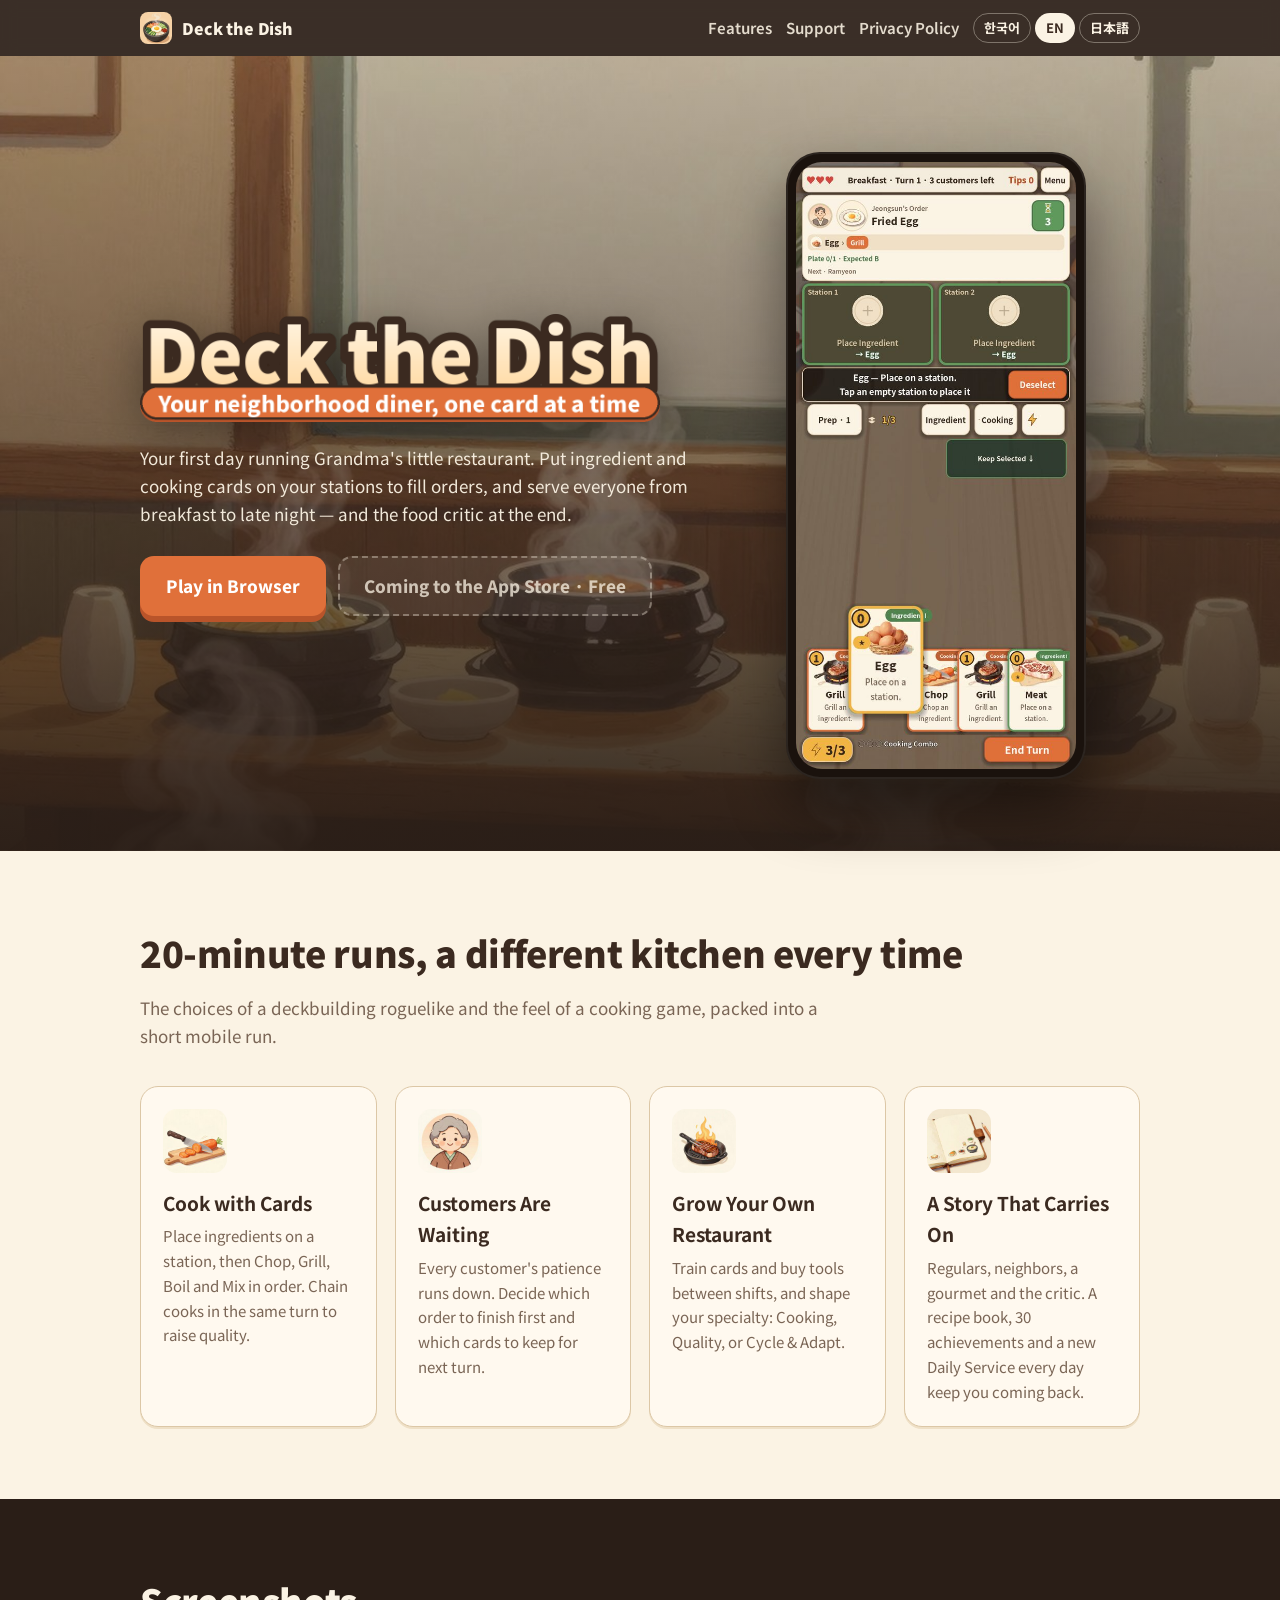
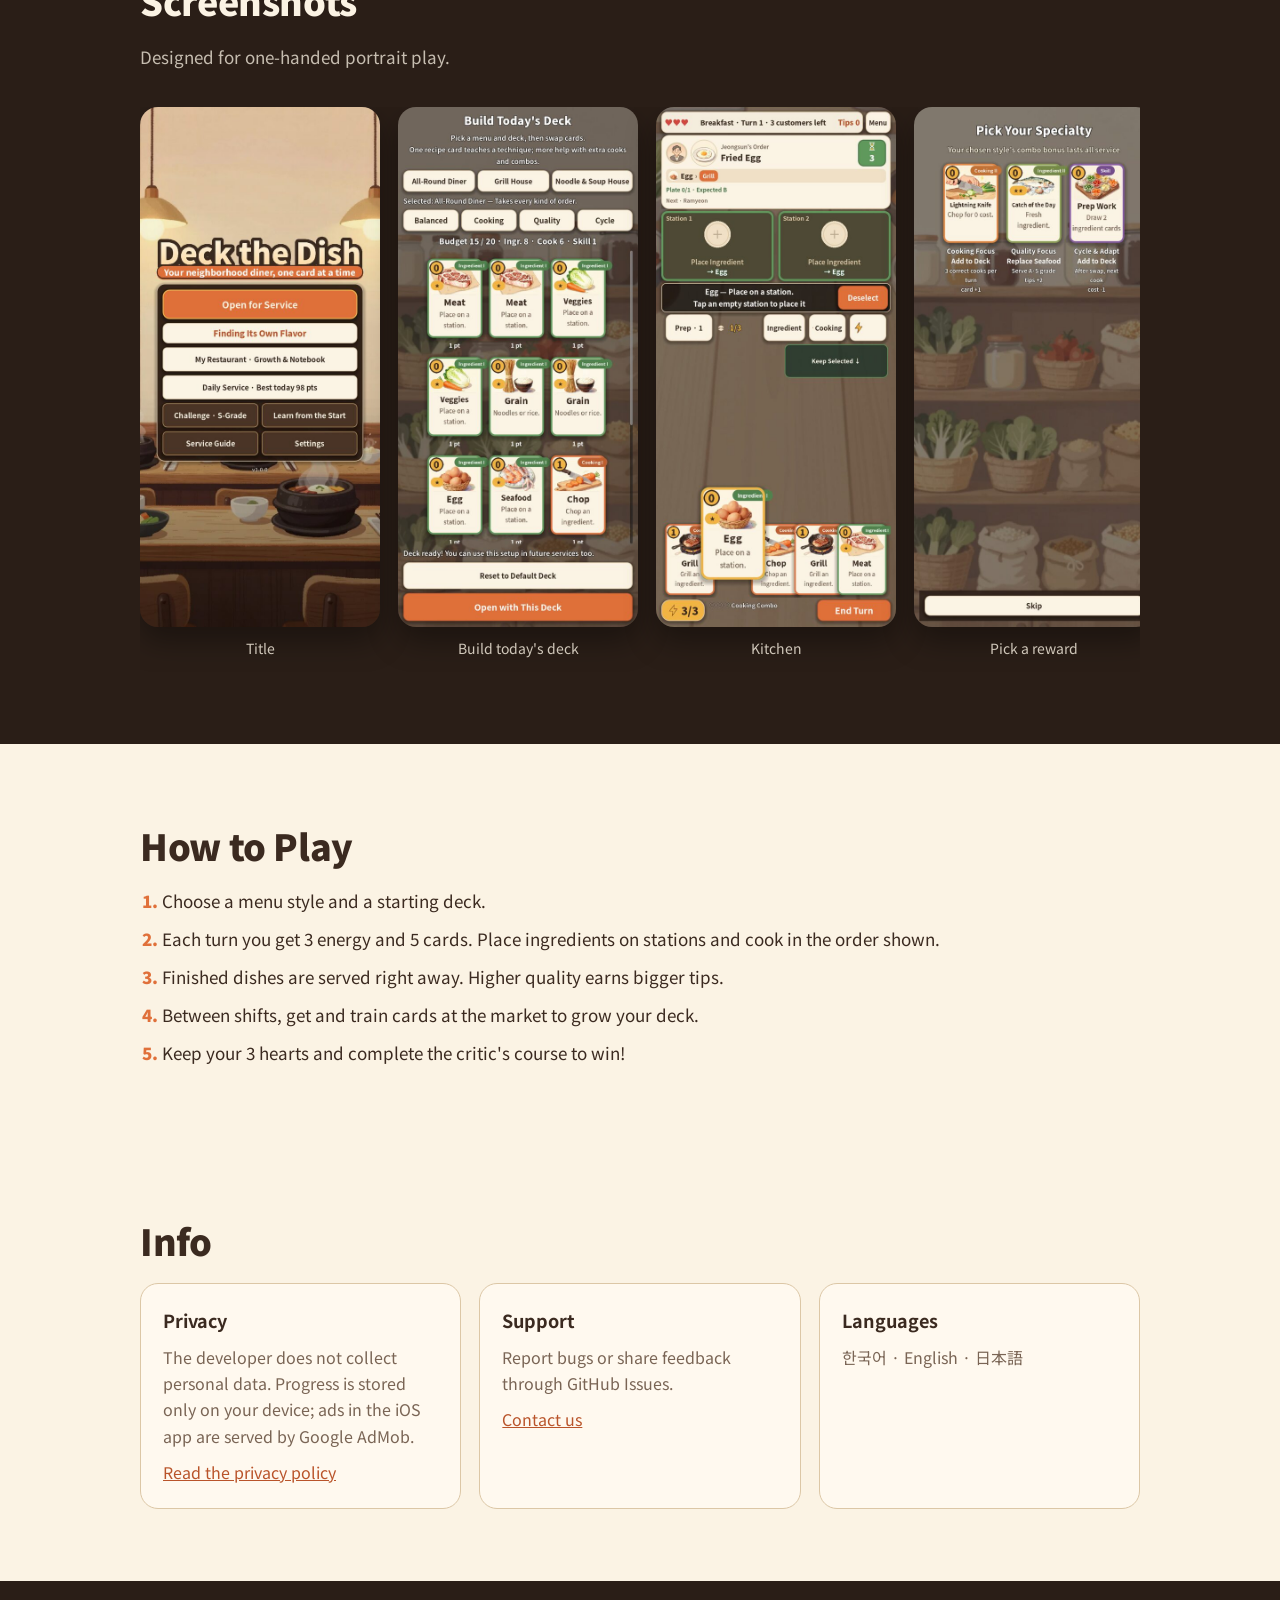
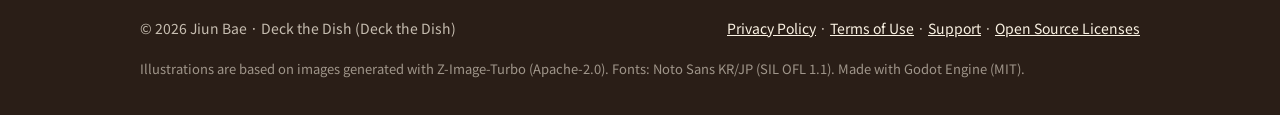
<file: index.html>
<!doctype html>
<html lang="ko">
<head>
<meta charset="utf-8">
<meta name="viewport" content="width=device-width, initial-scale=1, viewport-fit=cover">
<title>Deck the Dish</title>
<meta name="description" content="주방덱 (Deck the Dish) — 카드로 차리는 동네 식당. A cozy deckbuilding cooking roguelike. キッチンデッキ — カードで営む町の食堂。">
<meta property="og:title" content="주방덱 · Deck the Dish · キッチンデッキ">
<meta property="og:description" content="A cozy deckbuilding cooking roguelike: run Grandma's neighborhood restaurant one card at a time.">
<meta property="og:image" content="https://jiun.dev/deckthedish/assets/og.jpg">
<meta name="theme-color" content="#2a1e17">
<link rel="icon" href="assets/icon-192.png">
<link rel="apple-touch-icon" href="assets/icon-180.png">
<link rel="preconnect" href="https://fonts.googleapis.com">
<link rel="preconnect" href="https://fonts.gstatic.com" crossorigin>
<link href="https://fonts.googleapis.com/css2?family=Noto+Sans+JP:wght@400;700;900&family=Noto+Sans+KR:wght@400;700;900&display=swap" rel="stylesheet">
<link rel="stylesheet" href="style.css">
<script src="site.js" defer></script>
</head>
<body>
<header class="bar">
  <div class="wrap">
    <a class="brand" href="./"><img src="assets/icon-192.png" alt=""><span data-i18n="brand">주방덱</span></a>
    <nav>
      <a href="./#features" data-i18n="nav.features">특징</a>
      <a href="support.html" data-i18n="nav.support">지원</a>
      <a href="privacy.html" data-i18n="nav.privacy">개인정보 처리방침</a>
      <div class="lang" role="group" aria-label="Language">
        <button type="button" data-lang="ko" aria-pressed="true">한국어</button>
        <button type="button" data-lang="en" aria-pressed="false">EN</button>
        <button type="button" data-lang="ja" aria-pressed="false">日本語</button>
      </div>
    </nav>
  </div>
</header>

<main>
  <div class="hero" style="--hero-img: url('assets/hero.jpg')">
    <div class="wrap">
      <div>
        <h1 class="wordmark"><img data-wordmark src="assets/wordmark_ko.png" alt="주방덱 — 카드로 차리는 동네 식당"></h1>
        <p class="lead" data-i18n="hero.lead">할머니의 작은 식당을 맡은 첫 하루.</p>
        <div class="cta">
          <a class="btn primary" href="play/" data-i18n="hero.play">브라우저에서 플레이</a>
          <span class="btn soon" data-i18n="hero.ios">App Store 출시 예정</span>
        </div>
      </div>
      <div class="phone"><img data-shot="kitchen" src="shots/ko/kitchen.jpg" alt="Kitchen screen"></div>
    </div>
  </div>

  <section id="features">
    <div class="wrap">
      <h2 data-i18n="features.title">한 판 20분, 매번 다른 주방</h2>
      <p class="sub" data-i18n="features.sub"></p>
      <div class="features">
        <article class="feature">
          <div class="icon"><img src="assets/f-cook.jpg" alt=""></div>
          <h3 data-i18n="f1.title"></h3><p data-i18n="f1.text"></p>
        </article>
        <article class="feature">
          <div class="icon"><img src="assets/f-customer.jpg" alt=""></div>
          <h3 data-i18n="f2.title"></h3><p data-i18n="f2.text"></p>
        </article>
        <article class="feature">
          <div class="icon"><img src="assets/f-grow.jpg" alt=""></div>
          <h3 data-i18n="f3.title"></h3><p data-i18n="f3.text"></p>
        </article>
        <article class="feature">
          <div class="icon"><img src="assets/f-story.jpg" alt=""></div>
          <h3 data-i18n="f4.title"></h3><p data-i18n="f4.text"></p>
        </article>
      </div>
    </div>
  </section>

  <section class="shots">
    <div class="wrap">
      <h2 data-i18n="shots.title">스크린샷</h2>
      <p class="sub" data-i18n="shots.sub"></p>
      <div class="shot-row">
        <figure><img data-shot="title" src="shots/ko/title.jpg" alt="" loading="lazy"><figcaption data-i18n="shot.1"></figcaption></figure>
        <figure><img data-shot="deck" src="shots/ko/deck.jpg" alt="" loading="lazy"><figcaption data-i18n="shot.2"></figcaption></figure>
        <figure><img data-shot="kitchen" src="shots/ko/kitchen.jpg" alt="" loading="lazy"><figcaption data-i18n="shot.3"></figcaption></figure>
        <figure><img data-shot="reward" src="shots/ko/reward.jpg" alt="" loading="lazy"><figcaption data-i18n="shot.4"></figcaption></figure>
        <figure><img data-shot="shop" src="shots/ko/shop.jpg" alt="" loading="lazy"><figcaption data-i18n="shot.5"></figcaption></figure>
      </div>
    </div>
  </section>

  <section id="how" class="how">
    <div class="wrap">
      <h2 data-i18n="how.title">플레이 방법</h2>
      <ol>
        <li data-i18n="how.1"></li>
        <li data-i18n="how.2"></li>
        <li data-i18n="how.3"></li>
        <li data-i18n="how.4"></li>
        <li data-i18n="how.5"></li>
      </ol>
    </div>
  </section>

  <section id="info">
    <div class="wrap">
      <h2 data-i18n="info.title">안내</h2>
      <div class="info">
        <div class="card">
          <h3 data-i18n="info.privacy.title"></h3>
          <p data-i18n="info.privacy.text"></p>
          <a href="privacy.html" data-i18n="info.privacy.link"></a>
        </div>
        <div class="card" id="support">
          <h3 data-i18n="info.support.title"></h3>
          <p data-i18n="info.support.text"></p>
          <a href="support.html" data-i18n="info.support.link"></a>
        </div>
        <div class="card">
          <h3 data-i18n="info.lang.title"></h3>
          <p data-i18n="info.lang.text"></p>
        </div>
      </div>
    </div>
  </section>
</main>

<footer>
  <div class="wrap">
    <span>© 2026 Jiun Bae · <span data-i18n="brand">주방덱</span> (Deck the Dish)</span>
    <span class="links">
      <a href="privacy.html" data-i18n="nav.privacy">개인정보 처리방침</a> ·
      <a href="terms.html" data-i18n="nav.terms">이용약관</a> ·
      <a href="support.html" data-i18n="nav.support">지원</a> ·
      <a href="licenses.html" data-i18n="nav.licenses">오픈소스 라이선스</a>
    </span>
    <span class="credits" data-i18n="footer.credits"></span>
  </div>
</footer>
</body>
</html>
</file>
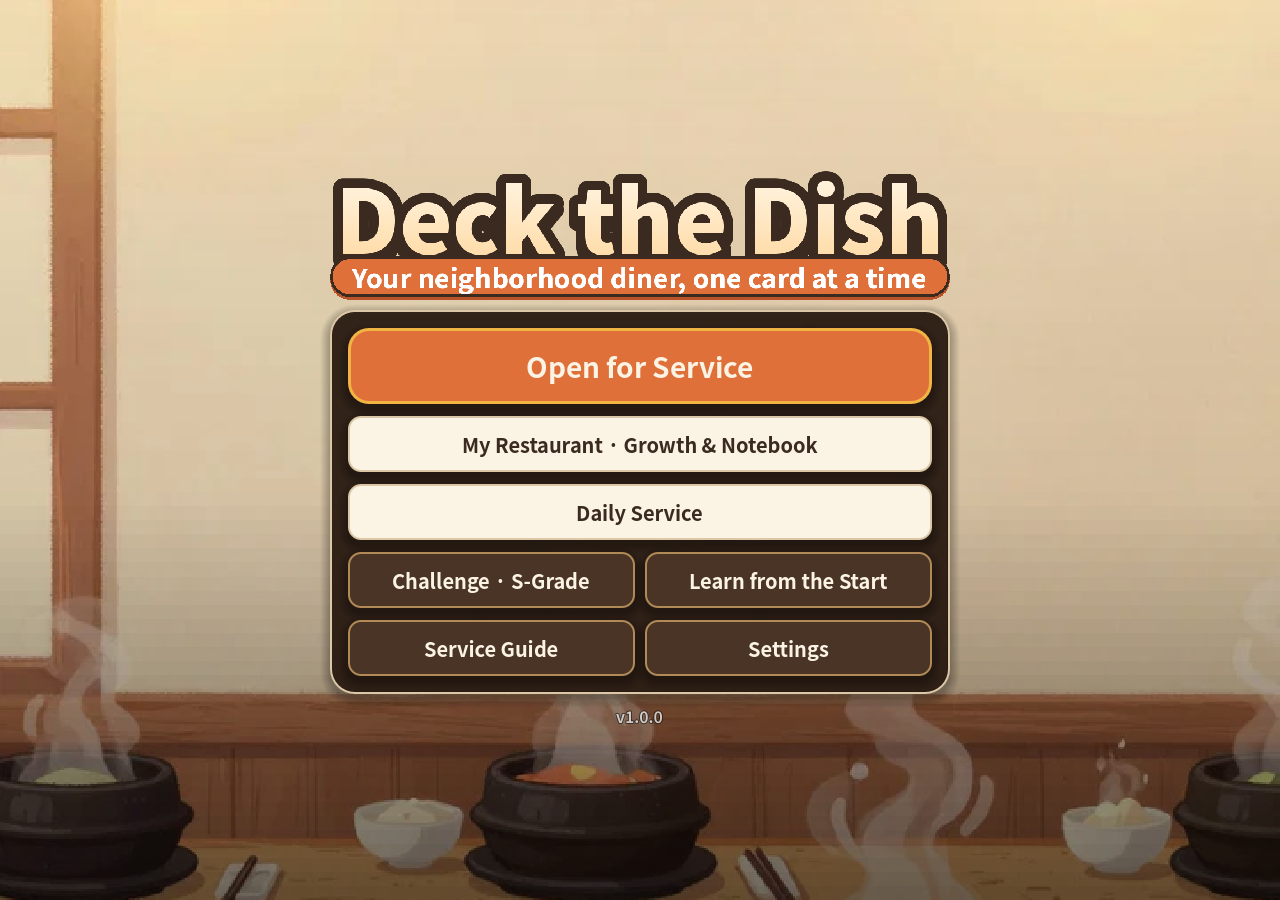
<file: play/index.html>
<!DOCTYPE html>
<html lang="en">
	<head>
		<meta charset="utf-8">
		<meta name="viewport" content="width=device-width, user-scalable=no, initial-scale=1.0">
		<title>Deck the Dish</title>
		<style>
html, body, #canvas {
	margin: 0;
	padding: 0;
	border: 0;
}

body {
	color: white;
	background-color: black;
	overflow: hidden;
	touch-action: none;
}

#canvas {
	display: block;
}

#canvas:focus {
	outline: none;
}

#status, #status-splash, #status-progress {
	position: absolute;
	left: 0;
	right: 0;
}

#status, #status-splash {
	top: 0;
	bottom: 0;
}

#status {
	background-color: #2a1e17;
	display: flex;
	flex-direction: column;
	justify-content: center;
	align-items: center;
	visibility: hidden;
}

#status-splash {
	max-height: 100%;
	max-width: 100%;
	margin: auto;
}

#status-splash.show-image--false {
	display: none;
}

#status-splash.fullsize--true {
	height: 100%;
	width: 100%;
	object-fit: contain;
}

#status-splash.use-filter--false {
	image-rendering: pixelated;
}

#status-progress, #status-notice {
	display: none;
}

#status-progress {
	bottom: 10%;
	width: 50%;
	margin: 0 auto;
}

#status-notice {
	background-color: #5b3943;
	border-radius: 0.5rem;
	border: 1px solid #9b3943;
	color: #e0e0e0;
	font-family: 'Noto Sans', 'Droid Sans', Arial, sans-serif;
	line-height: 1.3;
	margin: 0 2rem;
	overflow: hidden;
	padding: 1rem;
	text-align: center;
	z-index: 1;
}
		</style>
		<link id="-gd-engine-icon" rel="icon" type="image/png" href="index.icon.png" />
<link rel="apple-touch-icon" href="index.apple-touch-icon.png"/>

	</head>
	<body>
		<canvas id="canvas">
			Your browser does not support the canvas tag.
		</canvas>

		<noscript>
			Your browser does not support JavaScript.
		</noscript>

		<div id="status">
			<img id="status-splash" class="show-image--true fullsize--true use-filter--true" src="index.png" alt="">
			<progress id="status-progress"></progress>
			<div id="status-notice"></div>
		</div>

		<script src="index.js"></script>
		<script>
const GODOT_CONFIG = {"args":[],"canvasResizePolicy":2,"emscriptenPoolSize":8,"ensureCrossOriginIsolationHeaders":true,"executable":"index","experimentalVK":false,"fileSizes":{"index.pck":12237928,"index.wasm":39514754},"focusCanvas":true,"gdextensionLibs":[],"godotPoolSize":4};
const GODOT_THREADS_ENABLED = false;
const engine = new Engine(GODOT_CONFIG);

(function () {
	const statusOverlay = document.getElementById('status');
	const statusProgress = document.getElementById('status-progress');
	const statusNotice = document.getElementById('status-notice');

	let initializing = true;
	let statusMode = '';

	function setStatusMode(mode) {
		if (statusMode === mode || !initializing) {
			return;
		}
		if (mode === 'hidden') {
			statusOverlay.remove();
			initializing = false;
			return;
		}
		statusOverlay.style.visibility = 'visible';
		statusProgress.style.display = mode === 'progress' ? 'block' : 'none';
		statusNotice.style.display = mode === 'notice' ? 'block' : 'none';
		statusMode = mode;
	}

	function setStatusNotice(text) {
		while (statusNotice.lastChild) {
			statusNotice.removeChild(statusNotice.lastChild);
		}
		const lines = text.split('\n');
		lines.forEach((line) => {
			statusNotice.appendChild(document.createTextNode(line));
			statusNotice.appendChild(document.createElement('br'));
		});
	}

	function displayFailureNotice(err) {
		console.error(err);
		if (err instanceof Error) {
			setStatusNotice(err.message);
		} else if (typeof err === 'string') {
			setStatusNotice(err);
		} else {
			setStatusNotice('An unknown error occurred.');
		}
		setStatusMode('notice');
		initializing = false;
	}

	const missing = Engine.getMissingFeatures({
		threads: GODOT_THREADS_ENABLED,
	});

	if (missing.length !== 0) {
		if (GODOT_CONFIG['serviceWorker'] && GODOT_CONFIG['ensureCrossOriginIsolationHeaders'] && 'serviceWorker' in navigator) {
			let serviceWorkerRegistrationPromise;
			try {
				serviceWorkerRegistrationPromise = navigator.serviceWorker.getRegistration();
			} catch (err) {
				serviceWorkerRegistrationPromise = Promise.reject(new Error('Service worker registration failed.'));
			}
			// There's a chance that installing the service worker would fix the issue
			Promise.race([
				serviceWorkerRegistrationPromise.then((registration) => {
					if (registration != null) {
						return Promise.reject(new Error('Service worker already exists.'));
					}
					return registration;
				}).then(() => engine.installServiceWorker()),
				// For some reason, `getRegistration()` can stall
				new Promise((resolve) => {
					setTimeout(() => resolve(), 2000);
				}),
			]).then(() => {
				// Reload if there was no error.
				window.location.reload();
			}).catch((err) => {
				console.error('Error while registering service worker:', err);
			});
		} else {
			// Display the message as usual
			const missingMsg = 'Error\nThe following features required to run Godot projects on the Web are missing:\n';
			displayFailureNotice(missingMsg + missing.join('\n'));
		}
	} else {
		setStatusMode('progress');
		engine.startGame({
			'onProgress': function (current, total) {
				if (current > 0 && total > 0) {
					statusProgress.value = current;
					statusProgress.max = total;
				} else {
					statusProgress.removeAttribute('value');
					statusProgress.removeAttribute('max');
				}
			},
		}).then(() => {
			setStatusMode('hidden');
		}, displayFailureNotice);
	}
}());
		</script>
	</body>
</html>
</file>
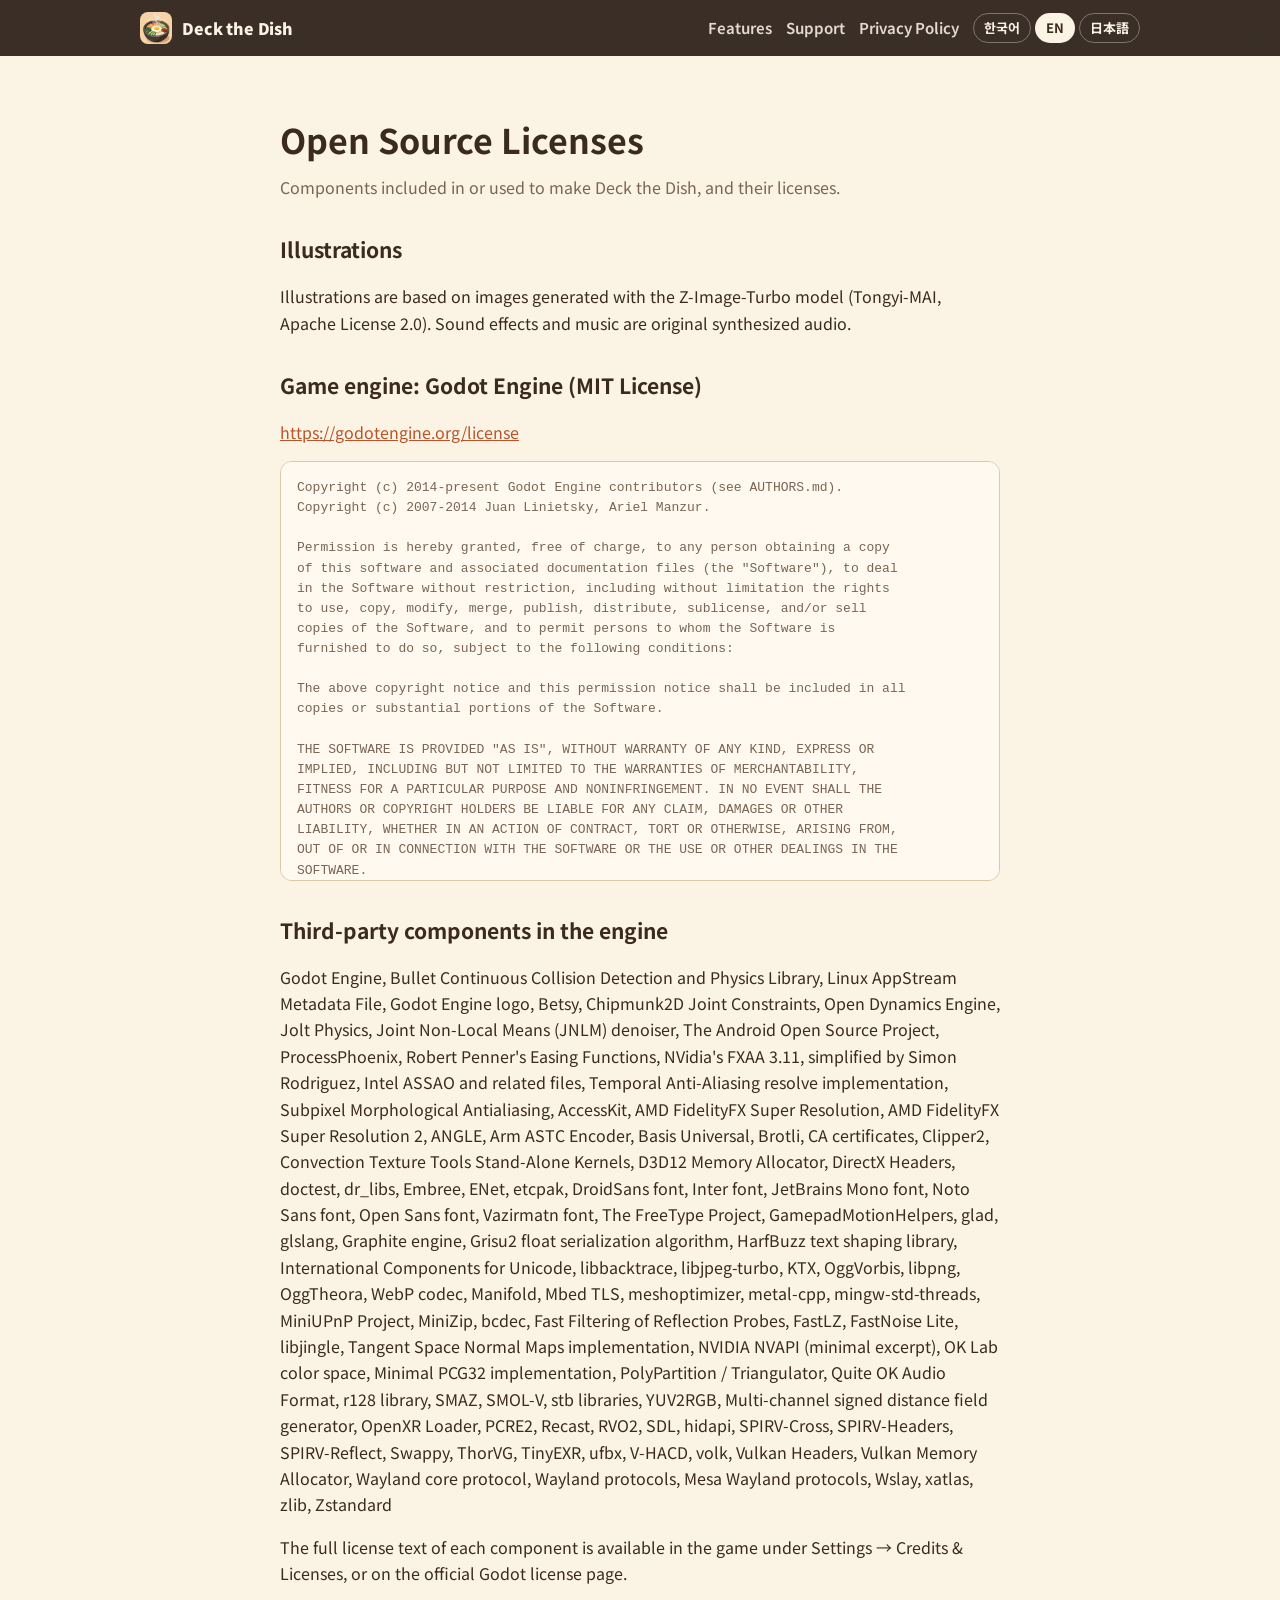
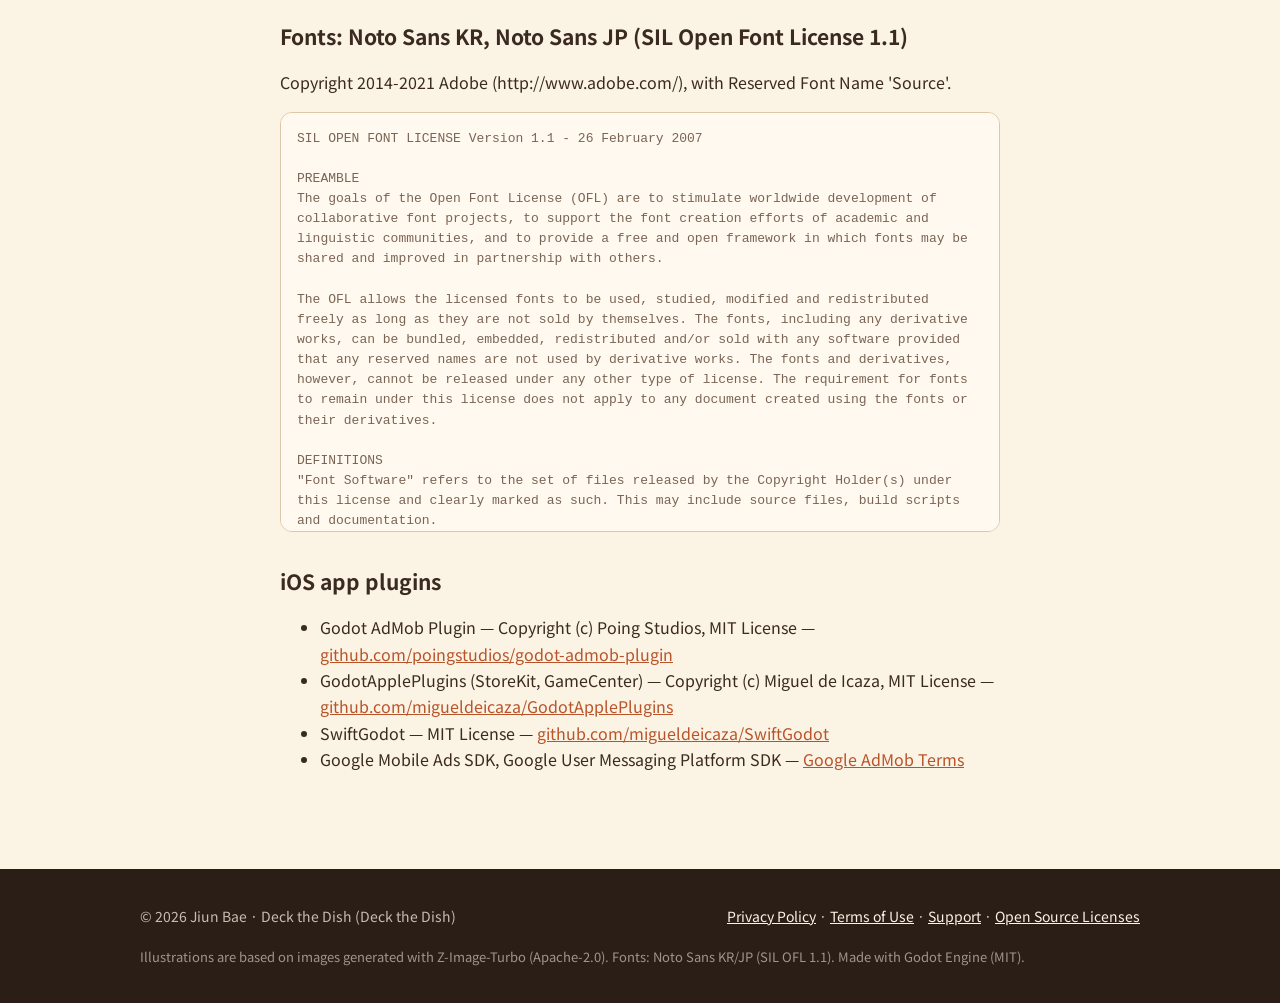
<file: licenses.html>
<!doctype html>
<html lang="ko">
<head>
<meta charset="utf-8">
<meta name="viewport" content="width=device-width, initial-scale=1, viewport-fit=cover">
<title>Deck the Dish</title>
<meta name="description" content="주방덱 (Deck the Dish) — 카드로 차리는 동네 식당. A cozy deckbuilding cooking roguelike. キッチンデッキ — カードで営む町の食堂。">
<meta property="og:title" content="주방덱 · Deck the Dish · キッチンデッキ">
<meta property="og:description" content="A cozy deckbuilding cooking roguelike: run Grandma's neighborhood restaurant one card at a time.">
<meta property="og:image" content="https://jiun.dev/deckthedish/assets/og.jpg">
<meta name="theme-color" content="#2a1e17">
<link rel="icon" href="assets/icon-192.png">
<link rel="apple-touch-icon" href="assets/icon-180.png">
<link rel="preconnect" href="https://fonts.googleapis.com">
<link rel="preconnect" href="https://fonts.gstatic.com" crossorigin>
<link href="https://fonts.googleapis.com/css2?family=Noto+Sans+JP:wght@400;700;900&family=Noto+Sans+KR:wght@400;700;900&display=swap" rel="stylesheet">
<link rel="stylesheet" href="style.css">
<script src="site.js" defer></script>
</head>
<body data-page="nav.licenses">
<header class="bar">
  <div class="wrap">
    <a class="brand" href="./"><img src="assets/icon-192.png" alt=""><span data-i18n="brand">주방덱</span></a>
    <nav>
      <a href="./#features" data-i18n="nav.features">특징</a>
      <a href="support.html" data-i18n="nav.support">지원</a>
      <a href="privacy.html" data-i18n="nav.privacy">개인정보 처리방침</a>
      <div class="lang" role="group" aria-label="Language">
        <button type="button" data-lang="ko" aria-pressed="true">한국어</button>
        <button type="button" data-lang="en" aria-pressed="false">EN</button>
        <button type="button" data-lang="ja" aria-pressed="false">日本語</button>
      </div>
    </nav>
  </div>
</header>

<main class="doc">
  <div class="wrap">
    <article data-lang-block="ko" class="on">
      <h1>오픈소스 라이선스</h1>
      <p class="meta">주방덱에 포함되었거나 제작에 사용한 구성요소와 라이선스입니다.</p>
      <h2>일러스트</h2>
      <p>일러스트는 Z-Image-Turbo(Tongyi-MAI, Apache License 2.0) 모델로 생성한 이미지를 바탕으로 제작했습니다. 효과음과 배경음은 직접 합성한 음원입니다.</p>
      <h2>게임 엔진: Godot Engine (MIT License)</h2>
      <p><a href="https://godotengine.org/license">https://godotengine.org/license</a></p>
      <pre class="license">Copyright (c) 2014-present Godot Engine contributors (see AUTHORS.md).
Copyright (c) 2007-2014 Juan Linietsky, Ariel Manzur.

Permission is hereby granted, free of charge, to any person obtaining a copy
of this software and associated documentation files (the &quot;Software&quot;), to deal
in the Software without restriction, including without limitation the rights
to use, copy, modify, merge, publish, distribute, sublicense, and/or sell
copies of the Software, and to permit persons to whom the Software is
furnished to do so, subject to the following conditions:

The above copyright notice and this permission notice shall be included in all
copies or substantial portions of the Software.

THE SOFTWARE IS PROVIDED &quot;AS IS&quot;, WITHOUT WARRANTY OF ANY KIND, EXPRESS OR
IMPLIED, INCLUDING BUT NOT LIMITED TO THE WARRANTIES OF MERCHANTABILITY,
FITNESS FOR A PARTICULAR PURPOSE AND NONINFRINGEMENT. IN NO EVENT SHALL THE
AUTHORS OR COPYRIGHT HOLDERS BE LIABLE FOR ANY CLAIM, DAMAGES OR OTHER
LIABILITY, WHETHER IN AN ACTION OF CONTRACT, TORT OR OTHERWISE, ARISING FROM,
OUT OF OR IN CONNECTION WITH THE SOFTWARE OR THE USE OR OTHER DEALINGS IN THE
SOFTWARE.</pre>
      <h2>엔진에 포함된 서드파티 구성요소</h2>
      <p>Godot Engine, Bullet Continuous Collision Detection and Physics Library, Linux AppStream Metadata File, Godot Engine logo, Betsy, Chipmunk2D Joint Constraints, Open Dynamics Engine, Jolt Physics, Joint Non-Local Means (JNLM) denoiser, The Android Open Source Project, ProcessPhoenix, Robert Penner&#x27;s Easing Functions, NVidia&#x27;s FXAA 3.11, simplified by Simon Rodriguez, Intel ASSAO and related files, Temporal Anti-Aliasing resolve implementation, Subpixel Morphological Antialiasing, AccessKit, AMD FidelityFX Super Resolution, AMD FidelityFX Super Resolution 2, ANGLE, Arm ASTC Encoder, Basis Universal, Brotli, CA certificates, Clipper2, Convection Texture Tools Stand-Alone Kernels, D3D12 Memory Allocator, DirectX Headers, doctest, dr_libs, Embree, ENet, etcpak, DroidSans font, Inter font, JetBrains Mono font, Noto Sans font, Open Sans font, Vazirmatn font, The FreeType Project, GamepadMotionHelpers, glad, glslang, Graphite engine, Grisu2 float serialization algorithm, HarfBuzz text shaping library, International Components for Unicode, libbacktrace, libjpeg-turbo, KTX, OggVorbis, libpng, OggTheora, WebP codec, Manifold, Mbed TLS, meshoptimizer, metal-cpp, mingw-std-threads, MiniUPnP Project, MiniZip, bcdec, Fast Filtering of Reflection Probes, FastLZ, FastNoise Lite, libjingle, Tangent Space Normal Maps implementation, NVIDIA NVAPI (minimal excerpt), OK Lab color space, Minimal PCG32 implementation, PolyPartition / Triangulator, Quite OK Audio Format, r128 library, SMAZ, SMOL-V, stb libraries, YUV2RGB, Multi-channel signed distance field generator, OpenXR Loader, PCRE2, Recast, RVO2, SDL, hidapi, SPIRV-Cross, SPIRV-Headers, SPIRV-Reflect, Swappy, ThorVG, TinyEXR, ufbx, V-HACD, volk, Vulkan Headers, Vulkan Memory Allocator, Wayland core protocol, Wayland protocols, Mesa Wayland protocols, Wslay, xatlas, zlib, Zstandard</p>
      <p>각 구성요소의 라이선스 전문은 게임의 설정 → 크레딧 · 라이선스, 또는 Godot 공식 라이선스 페이지에서 볼 수 있습니다.</p>
      <h2>글꼴: Noto Sans KR, Noto Sans JP (SIL Open Font License 1.1)</h2>
      <p>Copyright 2014-2021 Adobe (http://www.adobe.com/), with Reserved Font Name 'Source'.</p>
      <pre class="license">SIL OPEN FONT LICENSE Version 1.1 - 26 February 2007

PREAMBLE
The goals of the Open Font License (OFL) are to stimulate worldwide development of collaborative font projects, to support the font creation efforts of academic and linguistic communities, and to provide a free and open framework in which fonts may be shared and improved in partnership with others.

The OFL allows the licensed fonts to be used, studied, modified and redistributed freely as long as they are not sold by themselves. The fonts, including any derivative works, can be bundled, embedded, redistributed and/or sold with any software provided that any reserved names are not used by derivative works. The fonts and derivatives, however, cannot be released under any other type of license. The requirement for fonts to remain under this license does not apply to any document created using the fonts or their derivatives.

DEFINITIONS
&quot;Font Software&quot; refers to the set of files released by the Copyright Holder(s) under this license and clearly marked as such. This may include source files, build scripts and documentation.

&quot;Reserved Font Name&quot; refers to any names specified as such after the copyright statement(s).

&quot;Original Version&quot; refers to the collection of Font Software components as distributed by the Copyright Holder(s).

&quot;Modified Version&quot; refers to any derivative made by adding to, deleting, or substituting -- in part or in whole -- any of the components of the Original Version, by changing formats or by porting the Font Software to a new environment.

&quot;Author&quot; refers to any designer, engineer, programmer, technical writer or other person who contributed to the Font Software.

PERMISSION &amp; CONDITIONS
Permission is hereby granted, free of charge, to any person obtaining a copy of the Font Software, to use, study, copy, merge, embed, modify, redistribute, and sell modified and unmodified copies of the Font Software, subject to the following conditions:

1) Neither the Font Software nor any of its individual components, in Original or Modified Versions, may be sold by itself.

2) Original or Modified Versions of the Font Software may be bundled, redistributed and/or sold with any software, provided that each copy contains the above copyright notice and this license. These can be included either as stand-alone text files, human-readable headers or in the appropriate machine-readable metadata fields within text or binary files as long as those fields can be easily viewed by the user.

3) No Modified Version of the Font Software may use the Reserved Font Name(s) unless explicit written permission is granted by the corresponding Copyright Holder. This restriction only applies to the primary font name as presented to the users.

4) The name(s) of the Copyright Holder(s) and the Author(s) of the Font Software shall not be used to promote, endorse or advertise any Modified Version, except to acknowledge the contribution(s) of the Copyright Holder(s) and the Author(s) or with their explicit written permission.

5) The Font Software, modified or unmodified, in part or in whole, must be distributed entirely under this license, and must not be distributed under any other license. The requirement for fonts to remain under this license does not apply to any document created using the Font Software.

TERMINATION
This license becomes null and void if any of the above conditions are not met.

DISCLAIMER
THE FONT SOFTWARE IS PROVIDED &quot;AS IS&quot;, WITHOUT WARRANTY OF ANY KIND, EXPRESS OR IMPLIED, INCLUDING BUT NOT LIMITED TO ANY WARRANTIES OF MERCHANTABILITY, FITNESS FOR A PARTICULAR PURPOSE AND NONINFRINGEMENT OF COPYRIGHT, PATENT, TRADEMARK, OR OTHER RIGHT. IN NO EVENT SHALL THE COPYRIGHT HOLDER BE LIABLE FOR ANY CLAIM, DAMAGES OR OTHER LIABILITY, INCLUDING ANY GENERAL, SPECIAL, INDIRECT, INCIDENTAL, OR CONSEQUENTIAL DAMAGES, WHETHER IN AN ACTION OF CONTRACT, TORT OR OTHERWISE, ARISING FROM, OUT OF THE USE OR INABILITY TO USE THE FONT SOFTWARE OR FROM OTHER DEALINGS IN THE FONT SOFTWARE.</pre>
          <h2>iOS 앱 플러그인</h2>
      <ul>
        <li>Godot AdMob Plugin — Copyright (c) Poing Studios, MIT License — <a href="https://github.com/poingstudios/godot-admob-plugin">github.com/poingstudios/godot-admob-plugin</a></li>
        <li>GodotApplePlugins (StoreKit, GameCenter) — Copyright (c) Miguel de Icaza, MIT License — <a href="https://github.com/migueldeicaza/GodotApplePlugins">github.com/migueldeicaza/GodotApplePlugins</a></li>
        <li>SwiftGodot — MIT License — <a href="https://github.com/migueldeicaza/SwiftGodot">github.com/migueldeicaza/SwiftGodot</a></li>
        <li>Google Mobile Ads SDK, Google User Messaging Platform SDK — <a href="https://developers.google.com/admob/terms">Google AdMob Terms</a></li>
      </ul>
    </article>
    <article data-lang-block="en">
      <h1>Open Source Licenses</h1>
      <p class="meta">Components included in or used to make Deck the Dish, and their licenses.</p>
      <h2>Illustrations</h2>
      <p>Illustrations are based on images generated with the Z-Image-Turbo model (Tongyi-MAI, Apache License 2.0). Sound effects and music are original synthesized audio.</p>
      <h2>Game engine: Godot Engine (MIT License)</h2>
      <p><a href="https://godotengine.org/license">https://godotengine.org/license</a></p>
      <pre class="license">Copyright (c) 2014-present Godot Engine contributors (see AUTHORS.md).
Copyright (c) 2007-2014 Juan Linietsky, Ariel Manzur.

Permission is hereby granted, free of charge, to any person obtaining a copy
of this software and associated documentation files (the &quot;Software&quot;), to deal
in the Software without restriction, including without limitation the rights
to use, copy, modify, merge, publish, distribute, sublicense, and/or sell
copies of the Software, and to permit persons to whom the Software is
furnished to do so, subject to the following conditions:

The above copyright notice and this permission notice shall be included in all
copies or substantial portions of the Software.

THE SOFTWARE IS PROVIDED &quot;AS IS&quot;, WITHOUT WARRANTY OF ANY KIND, EXPRESS OR
IMPLIED, INCLUDING BUT NOT LIMITED TO THE WARRANTIES OF MERCHANTABILITY,
FITNESS FOR A PARTICULAR PURPOSE AND NONINFRINGEMENT. IN NO EVENT SHALL THE
AUTHORS OR COPYRIGHT HOLDERS BE LIABLE FOR ANY CLAIM, DAMAGES OR OTHER
LIABILITY, WHETHER IN AN ACTION OF CONTRACT, TORT OR OTHERWISE, ARISING FROM,
OUT OF OR IN CONNECTION WITH THE SOFTWARE OR THE USE OR OTHER DEALINGS IN THE
SOFTWARE.</pre>
      <h2>Third-party components in the engine</h2>
      <p>Godot Engine, Bullet Continuous Collision Detection and Physics Library, Linux AppStream Metadata File, Godot Engine logo, Betsy, Chipmunk2D Joint Constraints, Open Dynamics Engine, Jolt Physics, Joint Non-Local Means (JNLM) denoiser, The Android Open Source Project, ProcessPhoenix, Robert Penner&#x27;s Easing Functions, NVidia&#x27;s FXAA 3.11, simplified by Simon Rodriguez, Intel ASSAO and related files, Temporal Anti-Aliasing resolve implementation, Subpixel Morphological Antialiasing, AccessKit, AMD FidelityFX Super Resolution, AMD FidelityFX Super Resolution 2, ANGLE, Arm ASTC Encoder, Basis Universal, Brotli, CA certificates, Clipper2, Convection Texture Tools Stand-Alone Kernels, D3D12 Memory Allocator, DirectX Headers, doctest, dr_libs, Embree, ENet, etcpak, DroidSans font, Inter font, JetBrains Mono font, Noto Sans font, Open Sans font, Vazirmatn font, The FreeType Project, GamepadMotionHelpers, glad, glslang, Graphite engine, Grisu2 float serialization algorithm, HarfBuzz text shaping library, International Components for Unicode, libbacktrace, libjpeg-turbo, KTX, OggVorbis, libpng, OggTheora, WebP codec, Manifold, Mbed TLS, meshoptimizer, metal-cpp, mingw-std-threads, MiniUPnP Project, MiniZip, bcdec, Fast Filtering of Reflection Probes, FastLZ, FastNoise Lite, libjingle, Tangent Space Normal Maps implementation, NVIDIA NVAPI (minimal excerpt), OK Lab color space, Minimal PCG32 implementation, PolyPartition / Triangulator, Quite OK Audio Format, r128 library, SMAZ, SMOL-V, stb libraries, YUV2RGB, Multi-channel signed distance field generator, OpenXR Loader, PCRE2, Recast, RVO2, SDL, hidapi, SPIRV-Cross, SPIRV-Headers, SPIRV-Reflect, Swappy, ThorVG, TinyEXR, ufbx, V-HACD, volk, Vulkan Headers, Vulkan Memory Allocator, Wayland core protocol, Wayland protocols, Mesa Wayland protocols, Wslay, xatlas, zlib, Zstandard</p>
      <p>The full license text of each component is available in the game under Settings → Credits & Licenses, or on the official Godot license page.</p>
      <h2>Fonts: Noto Sans KR, Noto Sans JP (SIL Open Font License 1.1)</h2>
      <p>Copyright 2014-2021 Adobe (http://www.adobe.com/), with Reserved Font Name 'Source'.</p>
      <pre class="license">SIL OPEN FONT LICENSE Version 1.1 - 26 February 2007

PREAMBLE
The goals of the Open Font License (OFL) are to stimulate worldwide development of collaborative font projects, to support the font creation efforts of academic and linguistic communities, and to provide a free and open framework in which fonts may be shared and improved in partnership with others.

The OFL allows the licensed fonts to be used, studied, modified and redistributed freely as long as they are not sold by themselves. The fonts, including any derivative works, can be bundled, embedded, redistributed and/or sold with any software provided that any reserved names are not used by derivative works. The fonts and derivatives, however, cannot be released under any other type of license. The requirement for fonts to remain under this license does not apply to any document created using the fonts or their derivatives.

DEFINITIONS
&quot;Font Software&quot; refers to the set of files released by the Copyright Holder(s) under this license and clearly marked as such. This may include source files, build scripts and documentation.

&quot;Reserved Font Name&quot; refers to any names specified as such after the copyright statement(s).

&quot;Original Version&quot; refers to the collection of Font Software components as distributed by the Copyright Holder(s).

&quot;Modified Version&quot; refers to any derivative made by adding to, deleting, or substituting -- in part or in whole -- any of the components of the Original Version, by changing formats or by porting the Font Software to a new environment.

&quot;Author&quot; refers to any designer, engineer, programmer, technical writer or other person who contributed to the Font Software.

PERMISSION &amp; CONDITIONS
Permission is hereby granted, free of charge, to any person obtaining a copy of the Font Software, to use, study, copy, merge, embed, modify, redistribute, and sell modified and unmodified copies of the Font Software, subject to the following conditions:

1) Neither the Font Software nor any of its individual components, in Original or Modified Versions, may be sold by itself.

2) Original or Modified Versions of the Font Software may be bundled, redistributed and/or sold with any software, provided that each copy contains the above copyright notice and this license. These can be included either as stand-alone text files, human-readable headers or in the appropriate machine-readable metadata fields within text or binary files as long as those fields can be easily viewed by the user.

3) No Modified Version of the Font Software may use the Reserved Font Name(s) unless explicit written permission is granted by the corresponding Copyright Holder. This restriction only applies to the primary font name as presented to the users.

4) The name(s) of the Copyright Holder(s) and the Author(s) of the Font Software shall not be used to promote, endorse or advertise any Modified Version, except to acknowledge the contribution(s) of the Copyright Holder(s) and the Author(s) or with their explicit written permission.

5) The Font Software, modified or unmodified, in part or in whole, must be distributed entirely under this license, and must not be distributed under any other license. The requirement for fonts to remain under this license does not apply to any document created using the Font Software.

TERMINATION
This license becomes null and void if any of the above conditions are not met.

DISCLAIMER
THE FONT SOFTWARE IS PROVIDED &quot;AS IS&quot;, WITHOUT WARRANTY OF ANY KIND, EXPRESS OR IMPLIED, INCLUDING BUT NOT LIMITED TO ANY WARRANTIES OF MERCHANTABILITY, FITNESS FOR A PARTICULAR PURPOSE AND NONINFRINGEMENT OF COPYRIGHT, PATENT, TRADEMARK, OR OTHER RIGHT. IN NO EVENT SHALL THE COPYRIGHT HOLDER BE LIABLE FOR ANY CLAIM, DAMAGES OR OTHER LIABILITY, INCLUDING ANY GENERAL, SPECIAL, INDIRECT, INCIDENTAL, OR CONSEQUENTIAL DAMAGES, WHETHER IN AN ACTION OF CONTRACT, TORT OR OTHERWISE, ARISING FROM, OUT OF THE USE OR INABILITY TO USE THE FONT SOFTWARE OR FROM OTHER DEALINGS IN THE FONT SOFTWARE.</pre>
          <h2>iOS app plugins</h2>
      <ul>
        <li>Godot AdMob Plugin — Copyright (c) Poing Studios, MIT License — <a href="https://github.com/poingstudios/godot-admob-plugin">github.com/poingstudios/godot-admob-plugin</a></li>
        <li>GodotApplePlugins (StoreKit, GameCenter) — Copyright (c) Miguel de Icaza, MIT License — <a href="https://github.com/migueldeicaza/GodotApplePlugins">github.com/migueldeicaza/GodotApplePlugins</a></li>
        <li>SwiftGodot — MIT License — <a href="https://github.com/migueldeicaza/SwiftGodot">github.com/migueldeicaza/SwiftGodot</a></li>
        <li>Google Mobile Ads SDK, Google User Messaging Platform SDK — <a href="https://developers.google.com/admob/terms">Google AdMob Terms</a></li>
      </ul>
    </article>
    <article data-lang-block="ja">
      <h1>オープンソースライセンス</h1>
      <p class="meta">キッチンデッキに含まれる、または制作に使用した構成要素とそのライセンスです。</p>
      <h2>イラスト</h2>
      <p>イラストは Z-Image-Turbo（Tongyi-MAI、Apache License 2.0）モデルで生成した画像をもとに制作しました。効果音とBGMはオリジナルの合成音源です。</p>
      <h2>ゲームエンジン: Godot Engine (MIT License)</h2>
      <p><a href="https://godotengine.org/license">https://godotengine.org/license</a></p>
      <pre class="license">Copyright (c) 2014-present Godot Engine contributors (see AUTHORS.md).
Copyright (c) 2007-2014 Juan Linietsky, Ariel Manzur.

Permission is hereby granted, free of charge, to any person obtaining a copy
of this software and associated documentation files (the &quot;Software&quot;), to deal
in the Software without restriction, including without limitation the rights
to use, copy, modify, merge, publish, distribute, sublicense, and/or sell
copies of the Software, and to permit persons to whom the Software is
furnished to do so, subject to the following conditions:

The above copyright notice and this permission notice shall be included in all
copies or substantial portions of the Software.

THE SOFTWARE IS PROVIDED &quot;AS IS&quot;, WITHOUT WARRANTY OF ANY KIND, EXPRESS OR
IMPLIED, INCLUDING BUT NOT LIMITED TO THE WARRANTIES OF MERCHANTABILITY,
FITNESS FOR A PARTICULAR PURPOSE AND NONINFRINGEMENT. IN NO EVENT SHALL THE
AUTHORS OR COPYRIGHT HOLDERS BE LIABLE FOR ANY CLAIM, DAMAGES OR OTHER
LIABILITY, WHETHER IN AN ACTION OF CONTRACT, TORT OR OTHERWISE, ARISING FROM,
OUT OF OR IN CONNECTION WITH THE SOFTWARE OR THE USE OR OTHER DEALINGS IN THE
SOFTWARE.</pre>
      <h2>エンジンに含まれるサードパーティ構成要素</h2>
      <p>Godot Engine, Bullet Continuous Collision Detection and Physics Library, Linux AppStream Metadata File, Godot Engine logo, Betsy, Chipmunk2D Joint Constraints, Open Dynamics Engine, Jolt Physics, Joint Non-Local Means (JNLM) denoiser, The Android Open Source Project, ProcessPhoenix, Robert Penner&#x27;s Easing Functions, NVidia&#x27;s FXAA 3.11, simplified by Simon Rodriguez, Intel ASSAO and related files, Temporal Anti-Aliasing resolve implementation, Subpixel Morphological Antialiasing, AccessKit, AMD FidelityFX Super Resolution, AMD FidelityFX Super Resolution 2, ANGLE, Arm ASTC Encoder, Basis Universal, Brotli, CA certificates, Clipper2, Convection Texture Tools Stand-Alone Kernels, D3D12 Memory Allocator, DirectX Headers, doctest, dr_libs, Embree, ENet, etcpak, DroidSans font, Inter font, JetBrains Mono font, Noto Sans font, Open Sans font, Vazirmatn font, The FreeType Project, GamepadMotionHelpers, glad, glslang, Graphite engine, Grisu2 float serialization algorithm, HarfBuzz text shaping library, International Components for Unicode, libbacktrace, libjpeg-turbo, KTX, OggVorbis, libpng, OggTheora, WebP codec, Manifold, Mbed TLS, meshoptimizer, metal-cpp, mingw-std-threads, MiniUPnP Project, MiniZip, bcdec, Fast Filtering of Reflection Probes, FastLZ, FastNoise Lite, libjingle, Tangent Space Normal Maps implementation, NVIDIA NVAPI (minimal excerpt), OK Lab color space, Minimal PCG32 implementation, PolyPartition / Triangulator, Quite OK Audio Format, r128 library, SMAZ, SMOL-V, stb libraries, YUV2RGB, Multi-channel signed distance field generator, OpenXR Loader, PCRE2, Recast, RVO2, SDL, hidapi, SPIRV-Cross, SPIRV-Headers, SPIRV-Reflect, Swappy, ThorVG, TinyEXR, ufbx, V-HACD, volk, Vulkan Headers, Vulkan Memory Allocator, Wayland core protocol, Wayland protocols, Mesa Wayland protocols, Wslay, xatlas, zlib, Zstandard</p>
      <p>各構成要素のライセンス全文は、ゲーム内の 設定 → クレジット・ライセンス、または Godot 公式ライセンスページで確認できます。</p>
      <h2>フォント: Noto Sans KR, Noto Sans JP (SIL Open Font License 1.1)</h2>
      <p>Copyright 2014-2021 Adobe (http://www.adobe.com/), with Reserved Font Name 'Source'.</p>
      <pre class="license">SIL OPEN FONT LICENSE Version 1.1 - 26 February 2007

PREAMBLE
The goals of the Open Font License (OFL) are to stimulate worldwide development of collaborative font projects, to support the font creation efforts of academic and linguistic communities, and to provide a free and open framework in which fonts may be shared and improved in partnership with others.

The OFL allows the licensed fonts to be used, studied, modified and redistributed freely as long as they are not sold by themselves. The fonts, including any derivative works, can be bundled, embedded, redistributed and/or sold with any software provided that any reserved names are not used by derivative works. The fonts and derivatives, however, cannot be released under any other type of license. The requirement for fonts to remain under this license does not apply to any document created using the fonts or their derivatives.

DEFINITIONS
&quot;Font Software&quot; refers to the set of files released by the Copyright Holder(s) under this license and clearly marked as such. This may include source files, build scripts and documentation.

&quot;Reserved Font Name&quot; refers to any names specified as such after the copyright statement(s).

&quot;Original Version&quot; refers to the collection of Font Software components as distributed by the Copyright Holder(s).

&quot;Modified Version&quot; refers to any derivative made by adding to, deleting, or substituting -- in part or in whole -- any of the components of the Original Version, by changing formats or by porting the Font Software to a new environment.

&quot;Author&quot; refers to any designer, engineer, programmer, technical writer or other person who contributed to the Font Software.

PERMISSION &amp; CONDITIONS
Permission is hereby granted, free of charge, to any person obtaining a copy of the Font Software, to use, study, copy, merge, embed, modify, redistribute, and sell modified and unmodified copies of the Font Software, subject to the following conditions:

1) Neither the Font Software nor any of its individual components, in Original or Modified Versions, may be sold by itself.

2) Original or Modified Versions of the Font Software may be bundled, redistributed and/or sold with any software, provided that each copy contains the above copyright notice and this license. These can be included either as stand-alone text files, human-readable headers or in the appropriate machine-readable metadata fields within text or binary files as long as those fields can be easily viewed by the user.

3) No Modified Version of the Font Software may use the Reserved Font Name(s) unless explicit written permission is granted by the corresponding Copyright Holder. This restriction only applies to the primary font name as presented to the users.

4) The name(s) of the Copyright Holder(s) and the Author(s) of the Font Software shall not be used to promote, endorse or advertise any Modified Version, except to acknowledge the contribution(s) of the Copyright Holder(s) and the Author(s) or with their explicit written permission.

5) The Font Software, modified or unmodified, in part or in whole, must be distributed entirely under this license, and must not be distributed under any other license. The requirement for fonts to remain under this license does not apply to any document created using the Font Software.

TERMINATION
This license becomes null and void if any of the above conditions are not met.

DISCLAIMER
THE FONT SOFTWARE IS PROVIDED &quot;AS IS&quot;, WITHOUT WARRANTY OF ANY KIND, EXPRESS OR IMPLIED, INCLUDING BUT NOT LIMITED TO ANY WARRANTIES OF MERCHANTABILITY, FITNESS FOR A PARTICULAR PURPOSE AND NONINFRINGEMENT OF COPYRIGHT, PATENT, TRADEMARK, OR OTHER RIGHT. IN NO EVENT SHALL THE COPYRIGHT HOLDER BE LIABLE FOR ANY CLAIM, DAMAGES OR OTHER LIABILITY, INCLUDING ANY GENERAL, SPECIAL, INDIRECT, INCIDENTAL, OR CONSEQUENTIAL DAMAGES, WHETHER IN AN ACTION OF CONTRACT, TORT OR OTHERWISE, ARISING FROM, OUT OF THE USE OR INABILITY TO USE THE FONT SOFTWARE OR FROM OTHER DEALINGS IN THE FONT SOFTWARE.</pre>
          <h2>iOS アプリのプラグイン</h2>
      <ul>
        <li>Godot AdMob Plugin — Copyright (c) Poing Studios, MIT License — <a href="https://github.com/poingstudios/godot-admob-plugin">github.com/poingstudios/godot-admob-plugin</a></li>
        <li>GodotApplePlugins (StoreKit, GameCenter) — Copyright (c) Miguel de Icaza, MIT License — <a href="https://github.com/migueldeicaza/GodotApplePlugins">github.com/migueldeicaza/GodotApplePlugins</a></li>
        <li>SwiftGodot — MIT License — <a href="https://github.com/migueldeicaza/SwiftGodot">github.com/migueldeicaza/SwiftGodot</a></li>
        <li>Google Mobile Ads SDK, Google User Messaging Platform SDK — <a href="https://developers.google.com/admob/terms">Google AdMob Terms</a></li>
      </ul>
    </article>
  </div>
</main>

<footer>
  <div class="wrap">
    <span>© 2026 Jiun Bae · <span data-i18n="brand">주방덱</span> (Deck the Dish)</span>
    <span class="links">
      <a href="privacy.html" data-i18n="nav.privacy">개인정보 처리방침</a> ·
      <a href="terms.html" data-i18n="nav.terms">이용약관</a> ·
      <a href="support.html" data-i18n="nav.support">지원</a> ·
      <a href="licenses.html" data-i18n="nav.licenses">오픈소스 라이선스</a>
    </span>
    <span class="credits" data-i18n="footer.credits"></span>
  </div>
</footer>
</body>
</html>
</file>
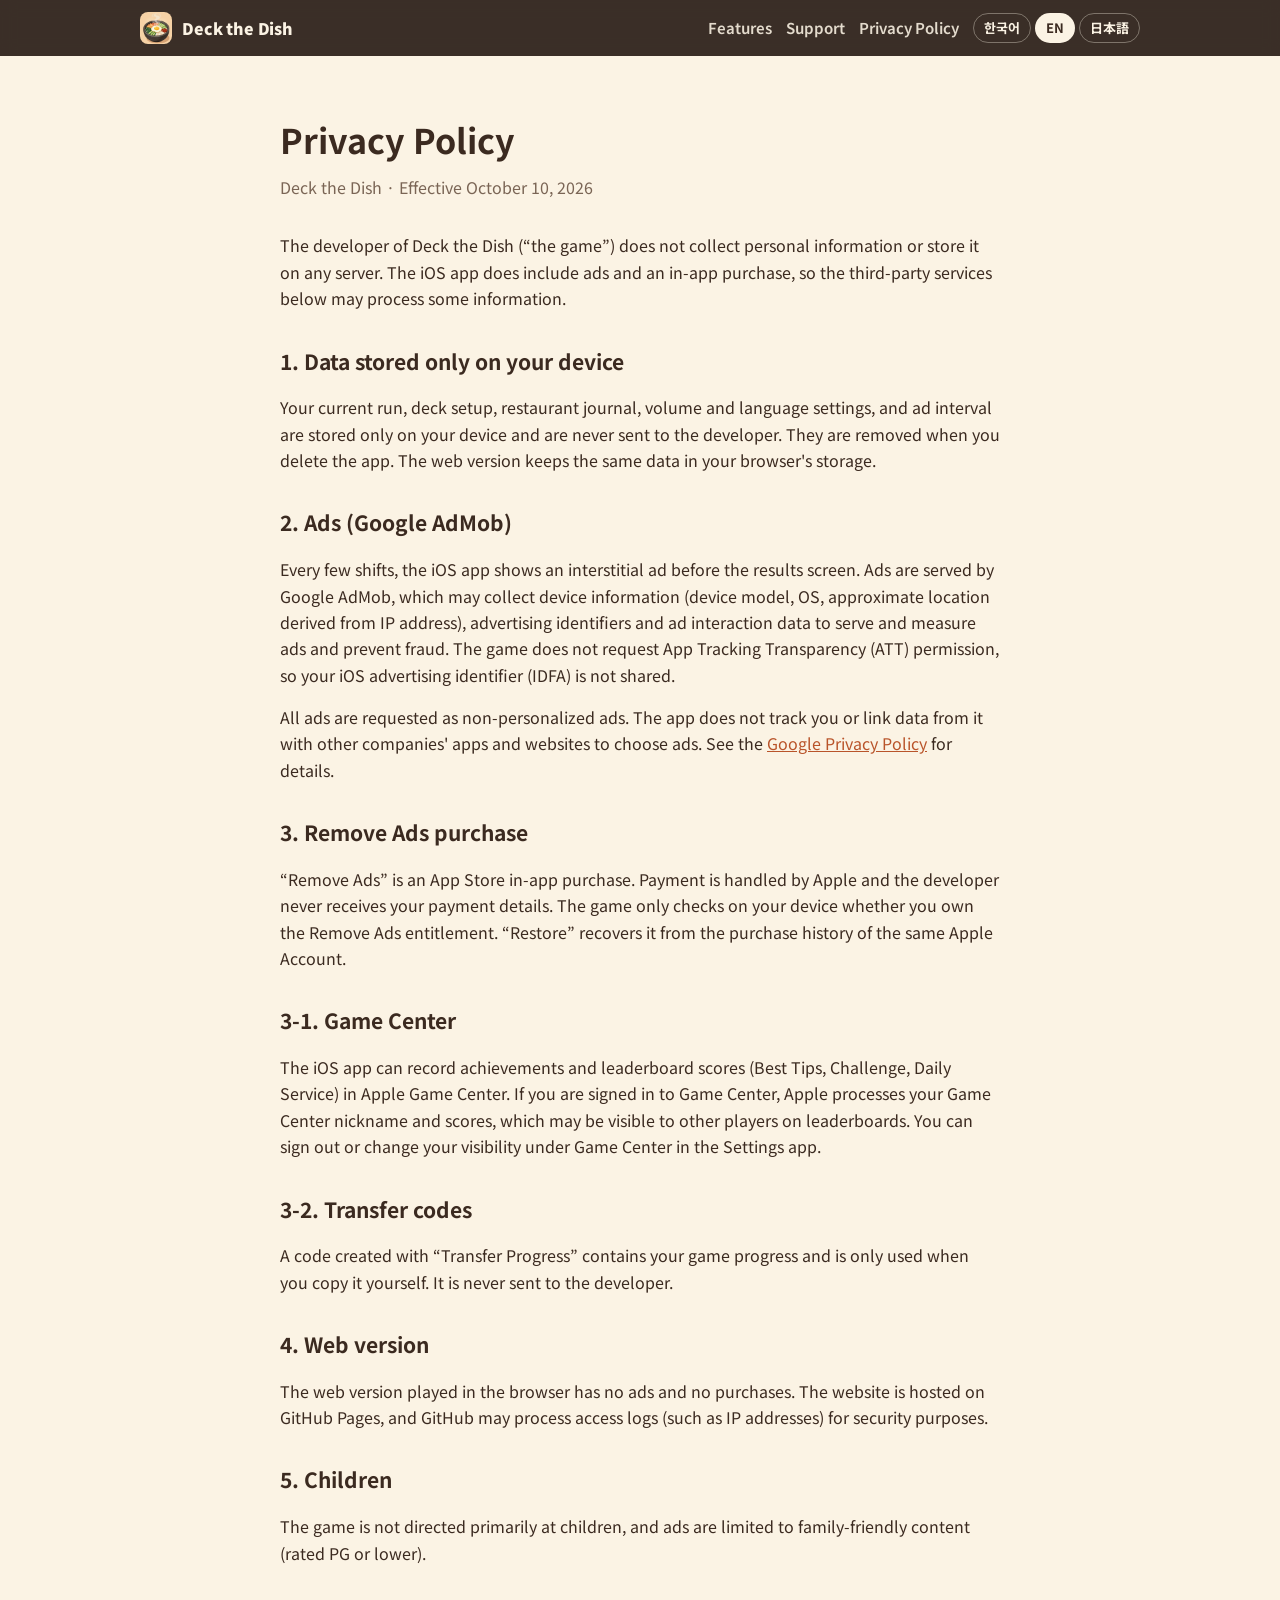
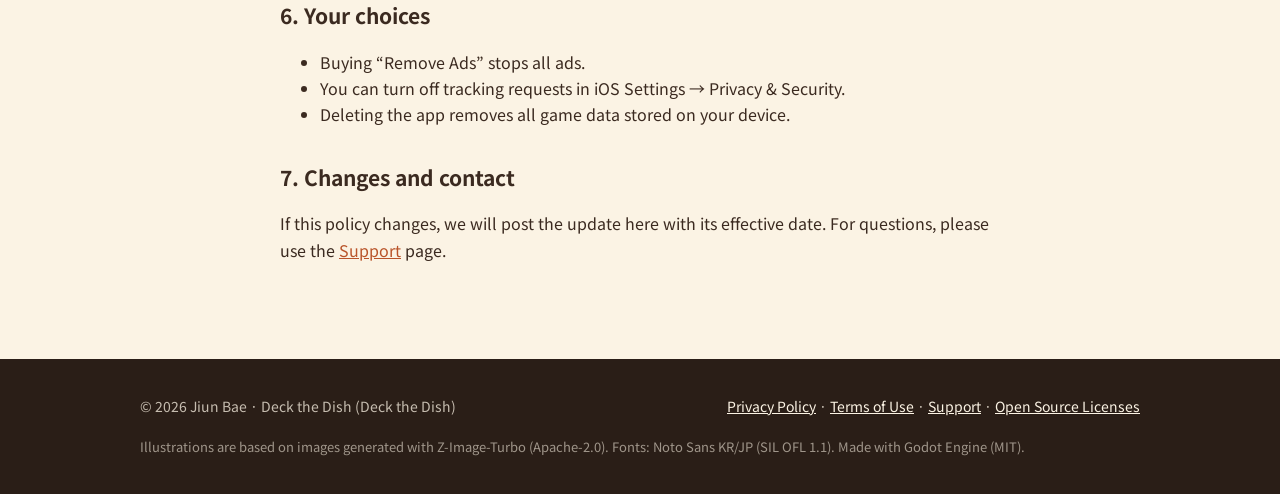
<file: privacy.html>
<!doctype html>
<html lang="ko">
<head>
<meta charset="utf-8">
<meta name="viewport" content="width=device-width, initial-scale=1, viewport-fit=cover">
<title>Deck the Dish</title>
<meta name="description" content="주방덱 (Deck the Dish) — 카드로 차리는 동네 식당. A cozy deckbuilding cooking roguelike. キッチンデッキ — カードで営む町の食堂。">
<meta property="og:title" content="주방덱 · Deck the Dish · キッチンデッキ">
<meta property="og:description" content="A cozy deckbuilding cooking roguelike: run Grandma's neighborhood restaurant one card at a time.">
<meta property="og:image" content="https://jiun.dev/deckthedish/assets/og.jpg">
<meta name="theme-color" content="#2a1e17">
<link rel="icon" href="assets/icon-192.png">
<link rel="apple-touch-icon" href="assets/icon-180.png">
<link rel="preconnect" href="https://fonts.googleapis.com">
<link rel="preconnect" href="https://fonts.gstatic.com" crossorigin>
<link href="https://fonts.googleapis.com/css2?family=Noto+Sans+JP:wght@400;700;900&family=Noto+Sans+KR:wght@400;700;900&display=swap" rel="stylesheet">
<link rel="stylesheet" href="style.css">
<script src="site.js" defer></script>
</head>
<body data-page="nav.privacy">
<header class="bar">
  <div class="wrap">
    <a class="brand" href="./"><img src="assets/icon-192.png" alt=""><span data-i18n="brand">주방덱</span></a>
    <nav>
      <a href="./#features" data-i18n="nav.features">특징</a>
      <a href="support.html" data-i18n="nav.support">지원</a>
      <a href="privacy.html" data-i18n="nav.privacy">개인정보 처리방침</a>
      <div class="lang" role="group" aria-label="Language">
        <button type="button" data-lang="ko" aria-pressed="true">한국어</button>
        <button type="button" data-lang="en" aria-pressed="false">EN</button>
        <button type="button" data-lang="ja" aria-pressed="false">日本語</button>
      </div>
    </nav>
  </div>
</header>

<main class="doc">
  <div class="wrap">
    <article data-lang-block="ko" class="on">
      <h1>개인정보 처리방침</h1>
      <p class="meta">주방덱 · 시행일 2026년 10월 10일</p>
      <p>주방덱(Deck the Dish, 이하 “게임”)의 개발자는 이용자의 개인정보를 직접 수집하거나 서버에 저장하지 않습니다. 다만 iOS 앱에는 광고와 인앱 구매가 있어, 아래의 제3자 서비스가 정보를 처리할 수 있습니다.</p>
      <h2>1. 기기에만 저장되는 정보</h2>
      <p>진행 중인 영업, 덱 구성, 식당 기록, 음량·언어 설정, 광고 표시 간격은 이용자의 기기 안에만 저장되며 개발자에게 전송되지 않습니다. 앱을 삭제하면 함께 삭제됩니다. 웹 버전은 같은 정보를 브라우저 저장소에 보관합니다.</p>
      <h2>2. 광고 (Google AdMob)</h2>
      <p>iOS 앱은 영업 몇 회마다 정산 전에 전면 광고를 보여 주며, 광고는 Google AdMob이 제공합니다. AdMob은 광고 제공·측정·부정 방지를 위해 기기 정보(기기 모델, OS, IP 주소에서 추정한 대략적 위치), 광고 식별자, 광고 상호작용 정보를 수집할 수 있습니다. 게임은 iOS의 앱 추적 투명성(ATT) 권한을 요청하지 않으므로, iOS 광고 식별자(IDFA)는 제공되지 않습니다.</p>
      <p>광고는 모두 맞춤형이 아닌 광고로만 요청합니다. 앱은 사용자를 추적하지 않으며, 다른 회사의 앱·웹사이트 정보와 연결해 광고를 고르는 데 쓰지 않습니다. 자세한 내용은 <a href="https://policies.google.com/privacy">Google 개인정보처리방침</a>을 참고하세요.</p>
      <h2>3. 광고 제거 구매</h2>
      <p>‘광고 제거’는 App Store의 인앱 구매로 처리됩니다. 결제 정보는 Apple이 처리하며 개발자는 받지 않습니다. 게임은 구매 여부(광고 제거 권한)만 기기에서 확인합니다. ‘구매 복원’을 누르면 같은 Apple 계정의 구매 기록으로 권한을 되살립니다.</p>
      <h2>3-1. Game Center</h2>
      <p>iOS 앱은 도전과제와 순위표(최고 팁, 도전 영업, 오늘의 영업)를 Apple Game Center에 기록할 수 있습니다. Game Center에 로그인한 경우 Apple이 Game Center 닉네임과 점수를 처리하며, 순위표에서 다른 플레이어에게 보일 수 있습니다. 설정 앱의 Game Center에서 로그아웃하거나 공개 범위를 바꿀 수 있습니다.</p>
      <h2>3-2. 기록 옮기기 코드</h2>
      <p>‘기록 옮기기’로 만든 코드에는 기기의 게임 기록이 들어 있으며, 이용자가 직접 복사해 옮길 때만 쓰입니다. 개발자에게 전송되지 않습니다.</p>
      <h2>4. 웹 버전</h2>
      <p>브라우저에서 플레이하는 웹 버전에는 광고와 결제가 없습니다. 웹 페이지는 GitHub Pages로 호스팅되며, GitHub가 보안 목적으로 접속 기록(IP 주소 등)을 처리할 수 있습니다.</p>
      <h2>5. 아동</h2>
      <p>게임은 아동을 주 대상으로 하지 않으며, 광고는 가족에게 적합한 등급(PG 이하)으로 제한합니다.</p>
      <h2>6. 이용자의 선택</h2>
      <ul>
        <li>‘광고 제거’를 구매하면 광고가 더 이상 표시되지 않습니다.</li>
        <li>iOS 설정 → 개인정보 보호 및 보안에서 추적 요청을 끌 수 있습니다.</li>
        <li>앱을 삭제하면 기기에 저장된 모든 게임 정보가 삭제됩니다.</li>
      </ul>
      <h2>7. 변경 및 문의</h2>
      <p>이 방침이 바뀌면 이 페이지에 시행일과 함께 공지합니다. 문의는 <a href="support.html">지원</a> 페이지를 이용해 주세요.</p>
    </article>

    <article data-lang-block="en">
      <h1>Privacy Policy</h1>
      <p class="meta">Deck the Dish · Effective October 10, 2026</p>
      <p>The developer of Deck the Dish (“the game”) does not collect personal information or store it on any server. The iOS app does include ads and an in-app purchase, so the third-party services below may process some information.</p>
      <h2>1. Data stored only on your device</h2>
      <p>Your current run, deck setup, restaurant journal, volume and language settings, and ad interval are stored only on your device and are never sent to the developer. They are removed when you delete the app. The web version keeps the same data in your browser's storage.</p>
      <h2>2. Ads (Google AdMob)</h2>
      <p>Every few shifts, the iOS app shows an interstitial ad before the results screen. Ads are served by Google AdMob, which may collect device information (device model, OS, approximate location derived from IP address), advertising identifiers and ad interaction data to serve and measure ads and prevent fraud. The game does not request App Tracking Transparency (ATT) permission, so your iOS advertising identifier (IDFA) is not shared.</p>
      <p>All ads are requested as non-personalized ads. The app does not track you or link data from it with other companies' apps and websites to choose ads. See the <a href="https://policies.google.com/privacy">Google Privacy Policy</a> for details.</p>
      <h2>3. Remove Ads purchase</h2>
      <p>“Remove Ads” is an App Store in-app purchase. Payment is handled by Apple and the developer never receives your payment details. The game only checks on your device whether you own the Remove Ads entitlement. “Restore” recovers it from the purchase history of the same Apple Account.</p>
      <h2>3-1. Game Center</h2>
      <p>The iOS app can record achievements and leaderboard scores (Best Tips, Challenge, Daily Service) in Apple Game Center. If you are signed in to Game Center, Apple processes your Game Center nickname and scores, which may be visible to other players on leaderboards. You can sign out or change your visibility under Game Center in the Settings app.</p>
      <h2>3-2. Transfer codes</h2>
      <p>A code created with “Transfer Progress” contains your game progress and is only used when you copy it yourself. It is never sent to the developer.</p>
      <h2>4. Web version</h2>
      <p>The web version played in the browser has no ads and no purchases. The website is hosted on GitHub Pages, and GitHub may process access logs (such as IP addresses) for security purposes.</p>
      <h2>5. Children</h2>
      <p>The game is not directed primarily at children, and ads are limited to family-friendly content (rated PG or lower).</p>
      <h2>6. Your choices</h2>
      <ul>
        <li>Buying “Remove Ads” stops all ads.</li>
        <li>You can turn off tracking requests in iOS Settings → Privacy &amp; Security.</li>
        <li>Deleting the app removes all game data stored on your device.</li>
      </ul>
      <h2>7. Changes and contact</h2>
      <p>If this policy changes, we will post the update here with its effective date. For questions, please use the <a href="support.html">Support</a> page.</p>
    </article>

    <article data-lang-block="ja">
      <h1>プライバシーポリシー</h1>
      <p class="meta">キッチンデッキ · 施行日 2026年10月10日</p>
      <p>キッチンデッキ（Deck the Dish、以下「本ゲーム」）の開発者は、利用者の個人情報を直接収集したり、サーバーに保存したりしません。ただし iOS アプリには広告とアプリ内課金があり、以下の第三者サービスが情報を取り扱う場合があります。</p>
      <h2>1. 端末内にのみ保存される情報</h2>
      <p>進行中の営業、デッキ構成、食堂の記録、音量・言語の設定、広告の表示間隔は端末内にのみ保存され、開発者には送信されません。アプリを削除すると一緒に削除されます。Web版はブラウザのストレージに同じ情報を保存します。</p>
      <h2>2. 広告（Google AdMob）</h2>
      <p>iOS アプリでは、数回の営業ごとに結果画面の前でインタースティシャル広告を表示します。広告は Google AdMob が配信し、広告の配信・効果測定・不正防止のために、端末情報（機種、OS、IP アドレスから推定したおおよその位置）、広告識別子、広告への操作情報を収集する場合があります。本ゲームは App Tracking Transparency（ATT）の許可を求めないため、iOS の広告識別子（IDFA）は提供されません。</p>
      <p>広告はすべてパーソナライズされていない広告としてリクエストします。本アプリはユーザーをトラッキングせず、他社のアプリやウェブサイトの情報と結び付けて広告を選ぶことはありません。詳しくは<a href="https://policies.google.com/privacy">Google プライバシーポリシー</a>をご覧ください。</p>
      <h2>3. 広告削除の購入</h2>
      <p>「広告を削除」は App Store のアプリ内課金で提供します。支払い情報は Apple が処理し、開発者が受け取ることはありません。本ゲームは端末上で購入状況（広告削除の権利）のみを確認します。「購入を復元」を押すと、同じ Apple アカウントの購入履歴から権利を復元します。</p>
      <h2>3-1. Game Center</h2>
      <p>iOS アプリは実績とランキング（最高チップ、チャレンジ、今日の営業）を Apple Game Center に記録できます。Game Center にサインインしている場合、Apple が Game Center のニックネームとスコアを取り扱い、ランキングで他のプレイヤーに表示されることがあります。設定アプリの Game Center からサインアウトや公開範囲の変更ができます。</p>
      <h2>3-2. 引き継ぎコード</h2>
      <p>「記録の引き継ぎ」で作るコードには端末のゲーム記録が含まれ、利用者が自分でコピーして移すときにのみ使われます。開発者には送信されません。</p>
      <h2>4. Web版</h2>
      <p>ブラウザで遊ぶ Web版には広告も課金もありません。Webサイトは GitHub Pages でホストされており、GitHub がセキュリティのためにアクセスログ（IP アドレスなど）を取り扱う場合があります。</p>
      <h2>5. お子さま</h2>
      <p>本ゲームは主にお子さまを対象としたものではなく、広告はご家族向けの内容（PG 以下）に制限しています。</p>
      <h2>6. 利用者の選択</h2>
      <ul>
        <li>「広告を削除」を購入すると、広告は表示されなくなります。</li>
        <li>iOS の 設定 → プライバシーとセキュリティ からトラッキングの要求をオフにできます。</li>
        <li>アプリを削除すると、端末に保存されたゲームの情報はすべて削除されます。</li>
      </ul>
      <h2>7. 変更とお問い合わせ</h2>
      <p>本ポリシーを変更する場合は、施行日とともにこのページでお知らせします。お問い合わせは<a href="support.html">サポート</a>ページをご利用ください。</p>
    </article>
  </div>
</main>

<footer>
  <div class="wrap">
    <span>© 2026 Jiun Bae · <span data-i18n="brand">주방덱</span> (Deck the Dish)</span>
    <span class="links">
      <a href="privacy.html" data-i18n="nav.privacy">개인정보 처리방침</a> ·
      <a href="terms.html" data-i18n="nav.terms">이용약관</a> ·
      <a href="support.html" data-i18n="nav.support">지원</a> ·
      <a href="licenses.html" data-i18n="nav.licenses">오픈소스 라이선스</a>
    </span>
    <span class="credits" data-i18n="footer.credits"></span>
  </div>
</footer>
</body>
</html>
</file>
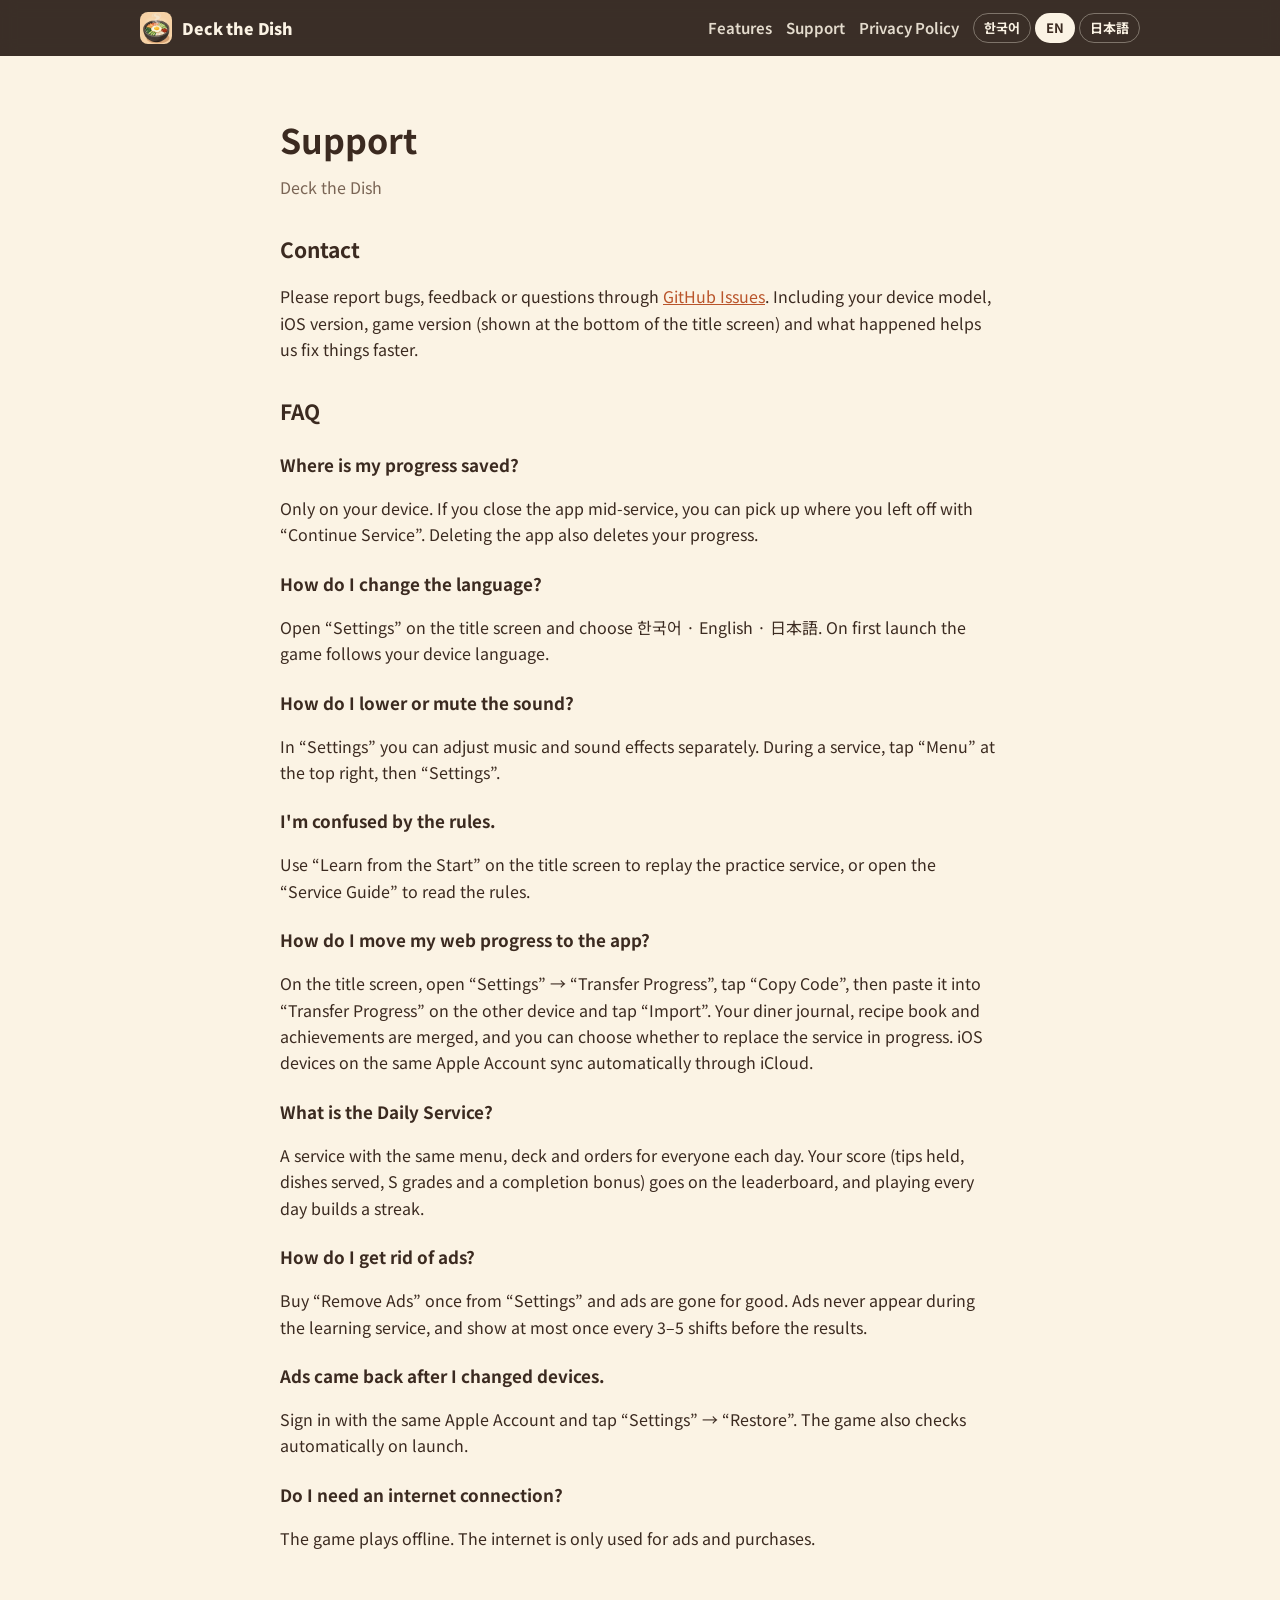
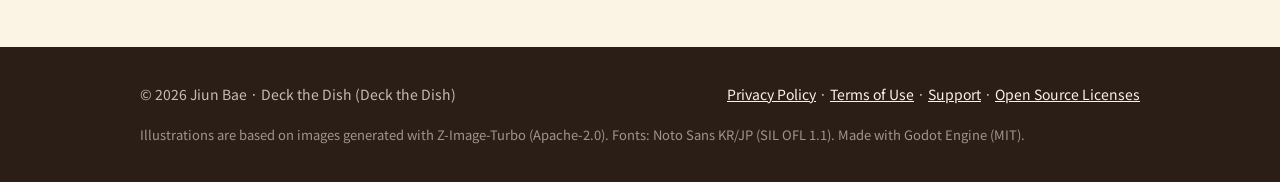
<file: support.html>
<!doctype html>
<html lang="ko">
<head>
<meta charset="utf-8">
<meta name="viewport" content="width=device-width, initial-scale=1, viewport-fit=cover">
<title>Deck the Dish</title>
<meta name="description" content="주방덱 (Deck the Dish) — 카드로 차리는 동네 식당. A cozy deckbuilding cooking roguelike. キッチンデッキ — カードで営む町の食堂。">
<meta property="og:title" content="주방덱 · Deck the Dish · キッチンデッキ">
<meta property="og:description" content="A cozy deckbuilding cooking roguelike: run Grandma's neighborhood restaurant one card at a time.">
<meta property="og:image" content="https://jiun.dev/deckthedish/assets/og.jpg">
<meta name="theme-color" content="#2a1e17">
<link rel="icon" href="assets/icon-192.png">
<link rel="apple-touch-icon" href="assets/icon-180.png">
<link rel="preconnect" href="https://fonts.googleapis.com">
<link rel="preconnect" href="https://fonts.gstatic.com" crossorigin>
<link href="https://fonts.googleapis.com/css2?family=Noto+Sans+JP:wght@400;700;900&family=Noto+Sans+KR:wght@400;700;900&display=swap" rel="stylesheet">
<link rel="stylesheet" href="style.css">
<script src="site.js" defer></script>
</head>
<body data-page="nav.support">
<header class="bar">
  <div class="wrap">
    <a class="brand" href="./"><img src="assets/icon-192.png" alt=""><span data-i18n="brand">주방덱</span></a>
    <nav>
      <a href="./#features" data-i18n="nav.features">특징</a>
      <a href="support.html" data-i18n="nav.support">지원</a>
      <a href="privacy.html" data-i18n="nav.privacy">개인정보 처리방침</a>
      <div class="lang" role="group" aria-label="Language">
        <button type="button" data-lang="ko" aria-pressed="true">한국어</button>
        <button type="button" data-lang="en" aria-pressed="false">EN</button>
        <button type="button" data-lang="ja" aria-pressed="false">日本語</button>
      </div>
    </nav>
  </div>
</header>

<main class="doc">
  <div class="wrap">
    <article data-lang-block="ko" class="on">
      <h1>지원</h1>
      <p class="meta">주방덱 (Deck the Dish)</p>
      <h2>문의하기</h2>
      <p>버그 제보, 의견, 문의는 <a href="https://github.com/jiunbae/deckthedish/issues">GitHub 이슈</a>로 남겨 주세요. 기기 모델, iOS 버전, 게임 버전(타이틀 화면 아래), 문제가 생긴 상황을 함께 적어 주시면 빨리 확인할 수 있습니다.</p>
      <h2>자주 묻는 질문</h2>
      <h3>진행 기록은 어디에 저장되나요?</h3>
      <p>기기 안에만 저장됩니다. 영업 중에 앱을 닫아도 마지막 상태에서 ‘이어서 영업하기’로 돌아올 수 있습니다. 앱을 삭제하면 기록도 함께 삭제됩니다.</p>
      <h3>언어를 바꾸고 싶어요.</h3>
      <p>타이틀 화면의 ‘설정’에서 한국어 · English · 日本語 중에 고를 수 있습니다. 처음 실행할 때는 기기 언어를 따릅니다.</p>
      <h3>소리를 줄이거나 끄고 싶어요.</h3>
      <p>‘설정’에서 배경음과 효과음을 따로 조절할 수 있습니다. 영업 중에는 오른쪽 위 ‘메뉴’ → ‘설정’에서 바꿀 수 있습니다.</p>
      <h3>규칙이 헷갈려요.</h3>
      <p>타이틀의 ‘처음부터 배우기’로 연습 영업을 다시 할 수 있고, ‘영업 안내’에서 규칙을 볼 수 있습니다.</p>
      <h3>웹에서 하던 기록을 앱으로 옮기고 싶어요.</h3>
      <p>타이틀의 ‘설정’ → ‘기록 옮기기’에서 ‘코드 복사’를 누르고, 다른 기기의 ‘기록 옮기기’에 붙여넣은 뒤 ‘가져오기’를 누르세요. 식당 기록·도감·도전과제는 합쳐지고, 진행 중인 영업은 바꿀지 고를 수 있어요. 같은 Apple 계정의 iOS 기기끼리는 iCloud로 자동으로 이어집니다.</p>
      <h3>오늘의 영업은 무엇인가요?</h3>
      <p>매일 모두에게 같은 메뉴·덱·주문으로 진행되는 영업이에요. 점수(남은 팁, 대접한 접시, S등급, 완수 보너스)가 순위표에 오르고, 매일 참여하면 연속 기록이 쌓여요.</p>
      <h3>광고를 없애고 싶어요.</h3>
      <p>‘설정’의 ‘광고 제거’로 한 번 구매하면 광고가 영구히 사라집니다. 광고는 처음 배우는 영업에는 나오지 않고, 영업 3~5회마다 정산 전에 한 번 나옵니다.</p>
      <h3>기기를 바꿨더니 광고가 다시 나와요.</h3>
      <p>같은 Apple 계정으로 로그인한 뒤 ‘설정’ → ‘구매 복원’을 눌러 주세요. 앱을 처음 실행할 때도 자동으로 확인합니다.</p>
      <h3>인터넷 연결이 필요한가요?</h3>
      <p>게임은 오프라인에서도 플레이할 수 있습니다. 광고와 구매에만 인터넷 연결이 쓰입니다.</p>
    </article>

    <article data-lang-block="en">
      <h1>Support</h1>
      <p class="meta">Deck the Dish</p>
      <h2>Contact</h2>
      <p>Please report bugs, feedback or questions through <a href="https://github.com/jiunbae/deckthedish/issues">GitHub Issues</a>. Including your device model, iOS version, game version (shown at the bottom of the title screen) and what happened helps us fix things faster.</p>
      <h2>FAQ</h2>
      <h3>Where is my progress saved?</h3>
      <p>Only on your device. If you close the app mid-service, you can pick up where you left off with “Continue Service”. Deleting the app also deletes your progress.</p>
      <h3>How do I change the language?</h3>
      <p>Open “Settings” on the title screen and choose 한국어 · English · 日本語. On first launch the game follows your device language.</p>
      <h3>How do I lower or mute the sound?</h3>
      <p>In “Settings” you can adjust music and sound effects separately. During a service, tap “Menu” at the top right, then “Settings”.</p>
      <h3>I'm confused by the rules.</h3>
      <p>Use “Learn from the Start” on the title screen to replay the practice service, or open the “Service Guide” to read the rules.</p>
      <h3>How do I move my web progress to the app?</h3>
      <p>On the title screen, open “Settings” → “Transfer Progress”, tap “Copy Code”, then paste it into “Transfer Progress” on the other device and tap “Import”. Your diner journal, recipe book and achievements are merged, and you can choose whether to replace the service in progress. iOS devices on the same Apple Account sync automatically through iCloud.</p>
      <h3>What is the Daily Service?</h3>
      <p>A service with the same menu, deck and orders for everyone each day. Your score (tips held, dishes served, S grades and a completion bonus) goes on the leaderboard, and playing every day builds a streak.</p>
      <h3>How do I get rid of ads?</h3>
      <p>Buy “Remove Ads” once from “Settings” and ads are gone for good. Ads never appear during the learning service, and show at most once every 3–5 shifts before the results.</p>
      <h3>Ads came back after I changed devices.</h3>
      <p>Sign in with the same Apple Account and tap “Settings” → “Restore”. The game also checks automatically on launch.</p>
      <h3>Do I need an internet connection?</h3>
      <p>The game plays offline. The internet is only used for ads and purchases.</p>
    </article>

    <article data-lang-block="ja">
      <h1>サポート</h1>
      <p class="meta">キッチンデッキ (Deck the Dish)</p>
      <h2>お問い合わせ</h2>
      <p>不具合の報告、ご意見、お問い合わせは <a href="https://github.com/jiunbae/deckthedish/issues">GitHub Issues</a> からお寄せください。端末の機種、iOS のバージョン、ゲームのバージョン（タイトル画面の下）、問題が起きた状況を書いていただくと、早く確認できます。</p>
      <h2>よくある質問</h2>
      <h3>進行データはどこに保存されますか？</h3>
      <p>端末内にのみ保存されます。営業中にアプリを閉じても、「営業を続ける」で最後の状態から再開できます。アプリを削除するとデータも削除されます。</p>
      <h3>言語を変えたいです。</h3>
      <p>タイトル画面の「設定」から 한국어 · English · 日本語 を選べます。初回起動時は端末の言語に合わせます。</p>
      <h3>音を小さくしたい・消したいです。</h3>
      <p>「設定」で BGM と効果音をそれぞれ調整できます。営業中は右上の「メニュー」→「設定」から変更できます。</p>
      <h3>ルールがわかりにくいです。</h3>
      <p>タイトルの「最初から学ぶ」で練習営業をもう一度遊べます。「営業ガイド」ではルールを確認できます。</p>
      <h3>Web版の記録をアプリに移したいです。</h3>
      <p>タイトルの「設定」→「記録の引き継ぎ」で「コードをコピー」を押し、他の端末の「記録の引き継ぎ」に貼り付けて「読み込む」を押してください。食堂の記録・図鑑・実績は統合され、進行中の営業は切り替えるか選べます。同じ Apple アカウントの iOS 端末同士は iCloud で自動的に引き継がれます。</p>
      <h3>今日の営業とは？</h3>
      <p>毎日、全員が同じメニュー・デッキ・注文で遊ぶ営業です。スコア（残りチップ、提供した皿、Sランク、完遂ボーナス）がランキングに載り、毎日参加すると連続記録が伸びます。</p>
      <h3>広告を消したいです。</h3>
      <p>「設定」の「広告を削除」を一度購入すると、広告はずっと表示されなくなります。広告は最初に学ぶ営業では表示されず、営業3〜5回ごとに結果の前に1回表示されます。</p>
      <h3>機種変更したら広告がまた出ます。</h3>
      <p>同じ Apple アカウントでサインインし、「設定」→「購入を復元」をタップしてください。起動時にも自動で確認します。</p>
      <h3>インターネット接続は必要ですか？</h3>
      <p>オフラインでも遊べます。インターネットは広告と購入にのみ使います。</p>
    </article>
  </div>
</main>

<footer>
  <div class="wrap">
    <span>© 2026 Jiun Bae · <span data-i18n="brand">주방덱</span> (Deck the Dish)</span>
    <span class="links">
      <a href="privacy.html" data-i18n="nav.privacy">개인정보 처리방침</a> ·
      <a href="terms.html" data-i18n="nav.terms">이용약관</a> ·
      <a href="support.html" data-i18n="nav.support">지원</a> ·
      <a href="licenses.html" data-i18n="nav.licenses">오픈소스 라이선스</a>
    </span>
    <span class="credits" data-i18n="footer.credits"></span>
  </div>
</footer>
</body>
</html>
</file>
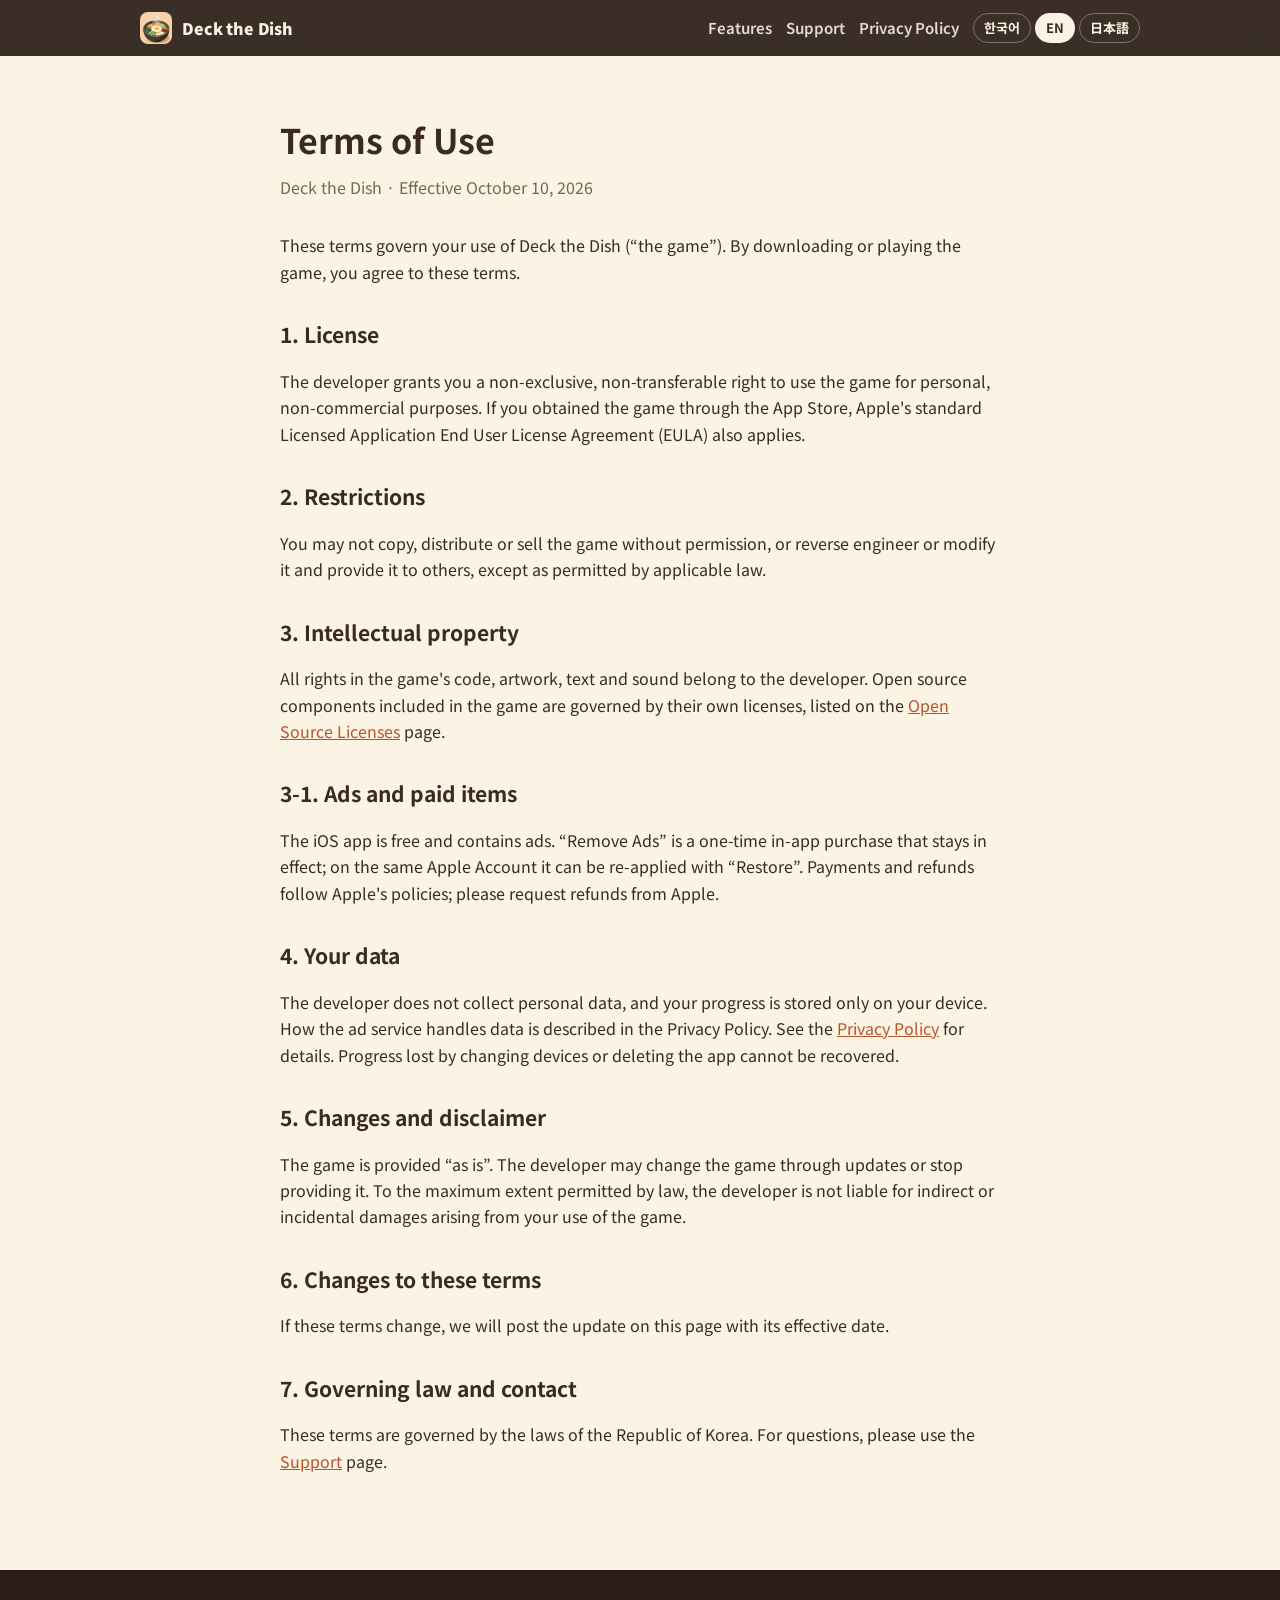
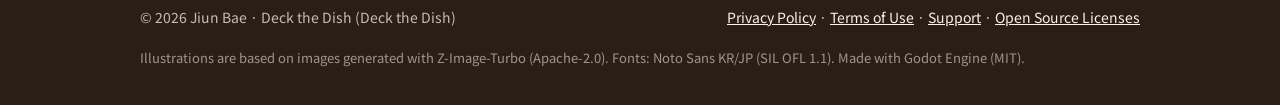
<file: terms.html>
<!doctype html>
<html lang="ko">
<head>
<meta charset="utf-8">
<meta name="viewport" content="width=device-width, initial-scale=1, viewport-fit=cover">
<title>Deck the Dish</title>
<meta name="description" content="주방덱 (Deck the Dish) — 카드로 차리는 동네 식당. A cozy deckbuilding cooking roguelike. キッチンデッキ — カードで営む町の食堂。">
<meta property="og:title" content="주방덱 · Deck the Dish · キッチンデッキ">
<meta property="og:description" content="A cozy deckbuilding cooking roguelike: run Grandma's neighborhood restaurant one card at a time.">
<meta property="og:image" content="https://jiun.dev/deckthedish/assets/og.jpg">
<meta name="theme-color" content="#2a1e17">
<link rel="icon" href="assets/icon-192.png">
<link rel="apple-touch-icon" href="assets/icon-180.png">
<link rel="preconnect" href="https://fonts.googleapis.com">
<link rel="preconnect" href="https://fonts.gstatic.com" crossorigin>
<link href="https://fonts.googleapis.com/css2?family=Noto+Sans+JP:wght@400;700;900&family=Noto+Sans+KR:wght@400;700;900&display=swap" rel="stylesheet">
<link rel="stylesheet" href="style.css">
<script src="site.js" defer></script>
</head>
<body data-page="nav.terms">
<header class="bar">
  <div class="wrap">
    <a class="brand" href="./"><img src="assets/icon-192.png" alt=""><span data-i18n="brand">주방덱</span></a>
    <nav>
      <a href="./#features" data-i18n="nav.features">특징</a>
      <a href="support.html" data-i18n="nav.support">지원</a>
      <a href="privacy.html" data-i18n="nav.privacy">개인정보 처리방침</a>
      <div class="lang" role="group" aria-label="Language">
        <button type="button" data-lang="ko" aria-pressed="true">한국어</button>
        <button type="button" data-lang="en" aria-pressed="false">EN</button>
        <button type="button" data-lang="ja" aria-pressed="false">日本語</button>
      </div>
    </nav>
  </div>
</header>

<main class="doc">
  <div class="wrap">
    <article data-lang-block="ko" class="on">
      <h1>이용약관</h1>
      <p class="meta">주방덱 · 시행일 2026년 10월 10일</p>
      <p>이 약관은 주방덱(Deck the Dish, 이하 “게임”)의 이용 조건을 정합니다. 게임을 내려받거나 플레이하면 이 약관에 동의한 것으로 봅니다.</p>
      <h2>1. 이용 허락</h2>
      <p>개발자는 이용자에게 게임을 개인적·비상업적 목적으로 이용할 수 있는 비독점적이고 양도할 수 없는 권리를 허락합니다. App Store를 통해 받은 경우 Apple의 표준 최종 사용자 사용권 계약(EULA)이 함께 적용됩니다.</p>
      <h2>2. 금지 행위</h2>
      <p>게임을 무단으로 복제·배포·판매하거나, 역설계·변조하여 다른 사람에게 제공하는 행위를 금지합니다. 관련 법령이 허용하는 범위는 예외로 합니다.</p>
      <h2>3. 지식재산권</h2>
      <p>게임의 코드, 그림, 문구, 소리 등에 대한 권리는 개발자에게 있습니다. 게임에 포함된 오픈소스 구성요소는 각 라이선스를 따르며, <a href="licenses.html">오픈소스 라이선스</a> 페이지에서 확인할 수 있습니다.</p>
      <h2>3-1. 광고와 유료 상품</h2>
      <p>iOS 앱은 무료이며 광고가 포함됩니다. ‘광고 제거’는 한 번 구매하면 계속 적용되는 인앱 상품으로, 같은 Apple 계정에서는 ‘구매 복원’으로 다시 적용할 수 있습니다. 결제·환불은 Apple의 정책을 따르며 환불 요청은 Apple에 해 주세요.</p>
      <h2>4. 이용자 데이터</h2>
      <p>개발자는 개인정보를 직접 수집하지 않으며 진행 기록은 기기에만 저장됩니다. 광고 서비스의 정보 처리는 개인정보 처리방침에 적었습니다. 자세한 내용은 <a href="privacy.html">개인정보 처리방침</a>을 확인해 주세요. 기기 변경이나 앱 삭제로 사라진 진행 기록은 복구할 수 없습니다.</p>
      <h2>5. 서비스 변경과 면책</h2>
      <p>게임은 “있는 그대로” 제공됩니다. 개발자는 업데이트를 통해 게임 내용을 바꾸거나 제공을 중단할 수 있습니다. 관련 법령이 허용하는 최대 범위에서, 게임 이용으로 생긴 간접적·부수적 손해에 대해 책임지지 않습니다.</p>
      <h2>6. 약관 변경</h2>
      <p>약관이 바뀌면 이 페이지에 시행일과 함께 공지합니다.</p>
      <h2>7. 준거법과 문의</h2>
      <p>이 약관은 대한민국 법을 따릅니다. 문의는 <a href="support.html">지원</a> 페이지를 이용해 주세요.</p>
    </article>

    <article data-lang-block="en">
      <h1>Terms of Use</h1>
      <p class="meta">Deck the Dish · Effective October 10, 2026</p>
      <p>These terms govern your use of Deck the Dish (“the game”). By downloading or playing the game, you agree to these terms.</p>
      <h2>1. License</h2>
      <p>The developer grants you a non-exclusive, non-transferable right to use the game for personal, non-commercial purposes. If you obtained the game through the App Store, Apple's standard Licensed Application End User License Agreement (EULA) also applies.</p>
      <h2>2. Restrictions</h2>
      <p>You may not copy, distribute or sell the game without permission, or reverse engineer or modify it and provide it to others, except as permitted by applicable law.</p>
      <h2>3. Intellectual property</h2>
      <p>All rights in the game's code, artwork, text and sound belong to the developer. Open source components included in the game are governed by their own licenses, listed on the <a href="licenses.html">Open Source Licenses</a> page.</p>
      <h2>3-1. Ads and paid items</h2>
      <p>The iOS app is free and contains ads. “Remove Ads” is a one-time in-app purchase that stays in effect; on the same Apple Account it can be re-applied with “Restore”. Payments and refunds follow Apple's policies; please request refunds from Apple.</p>
      <h2>4. Your data</h2>
      <p>The developer does not collect personal data, and your progress is stored only on your device. How the ad service handles data is described in the Privacy Policy. See the <a href="privacy.html">Privacy Policy</a> for details. Progress lost by changing devices or deleting the app cannot be recovered.</p>
      <h2>5. Changes and disclaimer</h2>
      <p>The game is provided “as is”. The developer may change the game through updates or stop providing it. To the maximum extent permitted by law, the developer is not liable for indirect or incidental damages arising from your use of the game.</p>
      <h2>6. Changes to these terms</h2>
      <p>If these terms change, we will post the update on this page with its effective date.</p>
      <h2>7. Governing law and contact</h2>
      <p>These terms are governed by the laws of the Republic of Korea. For questions, please use the <a href="support.html">Support</a> page.</p>
    </article>

    <article data-lang-block="ja">
      <h1>利用規約</h1>
      <p class="meta">キッチンデッキ · 施行日 2026年10月10日</p>
      <p>本規約は、キッチンデッキ（Deck the Dish、以下「本ゲーム」）の利用条件を定めるものです。本ゲームをダウンロードまたはプレイした時点で、本規約に同意したものとみなします。</p>
      <h2>1. 利用許諾</h2>
      <p>開発者は利用者に対し、本ゲームを個人的かつ非商業的な目的で利用する非独占的・譲渡不能な権利を許諾します。App Store から入手した場合は、Apple の標準使用許諾契約（EULA）もあわせて適用されます。</p>
      <h2>2. 禁止事項</h2>
      <p>本ゲームの無断での複製・配布・販売、およびリバースエンジニアリングや改変をして第三者に提供する行為を禁止します。ただし、法令で認められる範囲を除きます。</p>
      <h2>3. 知的財産権</h2>
      <p>本ゲームのコード、イラスト、文章、サウンドなどに関する権利は開発者に帰属します。本ゲームに含まれるオープンソースの構成要素はそれぞれのライセンスに従い、<a href="licenses.html">オープンソースライセンス</a>のページで確認できます。</p>
      <h2>3-1. 広告と有料アイテム</h2>
      <p>iOS アプリは無料で、広告が含まれます。「広告を削除」は一度購入すると有効になり続けるアプリ内課金で、同じ Apple アカウントでは「購入を復元」で再度適用できます。支払い・返金は Apple のポリシーに従い、返金のご依頼は Apple にお願いします。</p>
      <h2>4. 利用者のデータ</h2>
      <p>開発者は個人情報を直接収集せず、進行データは端末内にのみ保存されます。広告サービスによる情報の取り扱いはプライバシーポリシーに記載しています。詳しくは<a href="privacy.html">プライバシーポリシー</a>をご覧ください。端末の変更やアプリの削除によって失われた進行データは復元できません。</p>
      <h2>5. 変更と免責</h2>
      <p>本ゲームは「現状のまま」提供されます。開発者はアップデートにより内容を変更したり、提供を終了したりすることがあります。法令で認められる最大限の範囲で、本ゲームの利用により生じた間接的・付随的な損害について責任を負いません。</p>
      <h2>6. 規約の変更</h2>
      <p>本規約を変更する場合は、施行日とともにこのページでお知らせします。</p>
      <h2>7. 準拠法とお問い合わせ</h2>
      <p>本規約は大韓民国の法律に準拠します。お問い合わせは<a href="support.html">サポート</a>ページをご利用ください。</p>
    </article>
  </div>
</main>

<footer>
  <div class="wrap">
    <span>© 2026 Jiun Bae · <span data-i18n="brand">주방덱</span> (Deck the Dish)</span>
    <span class="links">
      <a href="privacy.html" data-i18n="nav.privacy">개인정보 처리방침</a> ·
      <a href="terms.html" data-i18n="nav.terms">이용약관</a> ·
      <a href="support.html" data-i18n="nav.support">지원</a> ·
      <a href="licenses.html" data-i18n="nav.licenses">오픈소스 라이선스</a>
    </span>
    <span class="credits" data-i18n="footer.credits"></span>
  </div>
</footer>
</body>
</html>
</file>
<file: style.css>
:root {
  --ink: #3b2a20;
  --ink-soft: #7a6555;
  --paper: #fbf3e4;
  --paper-dark: #efe0c6;
  --line: #dcc7a6;
  --bg: #2a1e17;
  --accent: #e0703a;
  --accent-dark: #b9542a;
  --honey: #f2b544;
  --sage: #5f9a5c;
  color-scheme: light;
}

* { box-sizing: border-box; }

html { scroll-behavior: smooth; }

body {
  margin: 0;
  font-family: "Noto Sans KR", "Noto Sans JP", system-ui, -apple-system, "Apple SD Gothic Neo", "Hiragino Sans", sans-serif;
  color: var(--ink);
  background: var(--paper);
  line-height: 1.65;
  -webkit-font-smoothing: antialiased;
}

body:lang(ja) { font-family: "Noto Sans JP", "Noto Sans KR", system-ui, "Hiragino Sans", sans-serif; }

a { color: var(--accent-dark); }

img { max-width: 100%; display: block; }

.wrap { max-width: 1040px; margin: 0 auto; padding-inline: 20px; }

/* 상단 바 */
.bar {
  position: sticky;
  top: 0;
  z-index: 10;
  background: rgba(42, 30, 23, 0.92);
  backdrop-filter: blur(8px);
  color: var(--paper);
}
.bar .wrap { display: flex; align-items: center; gap: 16px; min-height: 56px; flex-wrap: wrap; }
.brand { display: flex; align-items: center; gap: 10px; font-weight: 900; letter-spacing: -0.01em; color: var(--paper); text-decoration: none; }
.brand img { width: 32px; height: 32px; border-radius: 8px; }
.bar nav { margin-left: auto; display: flex; gap: 14px; align-items: center; flex-wrap: wrap; }
.bar nav a { color: var(--paper); text-decoration: none; font-weight: 600; font-size: 15px; opacity: 0.88; }
.bar nav a:hover { opacity: 1; }
.lang { display: flex; gap: 4px; }
.lang button {
  font: inherit; font-size: 13px; font-weight: 700;
  border: 1px solid rgba(251, 243, 228, 0.35); background: transparent; color: var(--paper);
  border-radius: 999px; padding: 3px 10px; cursor: pointer;
}
.lang button[aria-pressed="true"] { background: var(--paper); color: var(--ink); }

/* 첫 화면 */
.hero {
  position: relative;
  color: var(--paper);
  background: var(--bg) center 35% / cover no-repeat;
  background-image: linear-gradient(180deg, rgba(42, 30, 23, 0.25) 0%, rgba(42, 30, 23, 0.55) 55%, rgba(42, 30, 23, 0.95) 100%), var(--hero-img);
  padding-block: 96px 72px;
}
.hero .wrap { display: grid; gap: 40px; grid-template-columns: 1.15fr 0.85fr; align-items: center; }
.hero h1 { font-size: clamp(40px, 7vw, 72px); line-height: 1.05; margin: 0 0 12px; font-weight: 900; letter-spacing: -0.02em; text-shadow: 0 3px 0 rgba(0, 0, 0, 0.35); }
.hero .tagline { font-size: clamp(18px, 2.4vw, 22px); font-weight: 700; margin: 0 0 18px; color: #ffe6c2; }
.hero p.lead { font-size: 17px; max-width: 34em; margin: 0 0 28px; opacity: 0.95; }
.cta { display: flex; gap: 12px; flex-wrap: wrap; }
.btn {
  display: inline-flex; align-items: center; justify-content: center; gap: 8px;
  padding: 14px 24px; border-radius: 14px; font-weight: 800; font-size: 17px; text-decoration: none;
  border: 2px solid transparent; transition: transform 0.15s ease, box-shadow 0.15s ease;
}
.btn:hover { transform: translateY(-2px); }
.btn.primary { background: var(--accent); color: #fff; box-shadow: 0 6px 0 var(--accent-dark); }
.btn.ghost { background: rgba(251, 243, 228, 0.12); color: var(--paper); border-color: rgba(251, 243, 228, 0.5); }
.btn.soon { background: rgba(251, 243, 228, 0.08); color: rgba(251, 243, 228, 0.75); border: 2px dashed rgba(251, 243, 228, 0.35); cursor: default; }
.btn.soon:hover { transform: none; }
.phone {
  justify-self: center;
  width: min(300px, 80vw);
  border-radius: 34px;
  padding: 10px;
  background: #1a120d;
  box-shadow: 0 30px 60px rgba(0, 0, 0, 0.45), inset 0 0 0 2px rgba(255, 255, 255, 0.08);
}
.phone img { border-radius: 26px; width: 100%; aspect-ratio: 720 / 1560; object-fit: cover; }

/* 본문 구역 */
section { padding-block: 72px; }
section h2 { font-size: clamp(26px, 4vw, 36px); margin: 0 0 12px; font-weight: 900; letter-spacing: -0.01em; }
section .sub { color: var(--ink-soft); margin: 0 0 36px; font-size: 17px; max-width: 40em; }

.features { display: grid; grid-template-columns: repeat(auto-fit, minmax(230px, 1fr)); gap: 18px; }
.feature {
  background: #fff9ef; border: 1px solid var(--line); border-radius: 18px; padding: 22px;
  box-shadow: 0 2px 0 var(--paper-dark);
}
.feature .icon { width: 64px; height: 64px; border-radius: 14px; overflow: hidden; margin-bottom: 14px; background: var(--paper-dark); }
.feature .icon img { width: 100%; height: 100%; object-fit: cover; }
.feature h3 { margin: 0 0 6px; font-size: 19px; }
.feature p { margin: 0; color: var(--ink-soft); font-size: 15px; }

.shots { background: var(--bg); color: var(--paper); }
.shots .sub { color: rgba(251, 243, 228, 0.75); }
.shot-row { display: flex; gap: 18px; overflow-x: auto; padding-bottom: 12px; scroll-snap-type: x mandatory; }
.shot-row figure { margin: 0; flex: 0 0 auto; width: min(240px, 62vw); scroll-snap-align: start; }
.shot-row img { border-radius: 18px; aspect-ratio: 720 / 1560; object-fit: cover; width: 100%; box-shadow: 0 14px 30px rgba(0, 0, 0, 0.35); }
.shot-row figcaption { font-size: 14px; margin-top: 10px; opacity: 0.8; text-align: center; }

.how ol { margin: 0; padding-left: 1.3em; display: grid; gap: 10px; font-size: 17px; }
.how li::marker { color: var(--accent); font-weight: 900; }

.info { display: grid; grid-template-columns: repeat(auto-fit, minmax(260px, 1fr)); gap: 18px; }
.info .card { background: #fff9ef; border: 1px solid var(--line); border-radius: 18px; padding: 22px; }
.info h3 { margin: 0 0 8px; font-size: 18px; }
.info p { margin: 0 0 10px; color: var(--ink-soft); }

footer { background: var(--bg); color: rgba(251, 243, 228, 0.75); padding-block: 36px; font-size: 14px; }
footer .wrap { display: flex; gap: 18px; flex-wrap: wrap; justify-content: space-between; }
footer a { color: var(--paper); }

/* 문서 페이지 (개인정보 처리방침) */
.doc { padding-block: 56px 80px; }
.doc .wrap { max-width: 760px; }
.doc h1 { font-size: 34px; margin: 0 0 6px; }
.doc .meta { color: var(--ink-soft); margin: 0 0 32px; }
.doc h2 { font-size: 21px; margin: 32px 0 8px; }
.doc p, .doc li { font-size: 16px; }

[data-lang-block] { display: none; }
[data-lang-block].on { display: block; }

@media (max-width: 760px) {
  .hero { padding-block: 56px 48px; }
  .hero .wrap { grid-template-columns: 1fr; }
  .phone { width: min(240px, 70vw); }
  section { padding-block: 52px; }
}

.doc h3 { font-size: 17px; margin: 22px 0 4px; }
pre.license {
  white-space: pre-wrap; word-break: break-word;
  background: #fff9ef; border: 1px solid var(--line); border-radius: 12px;
  padding: 16px; font-size: 13px; line-height: 1.55; color: var(--ink-soft);
  max-height: 420px; overflow: auto;
}
footer .links a { color: var(--paper); }
footer .credits { flex-basis: 100%; font-size: 13px; opacity: 0.75; }

.hero h1.wordmark { margin: 0 0 22px; }
.hero h1.wordmark img { width: min(520px, 100%); height: auto; filter: drop-shadow(0 10px 24px rgba(0, 0, 0, 0.35)); }
</file>
